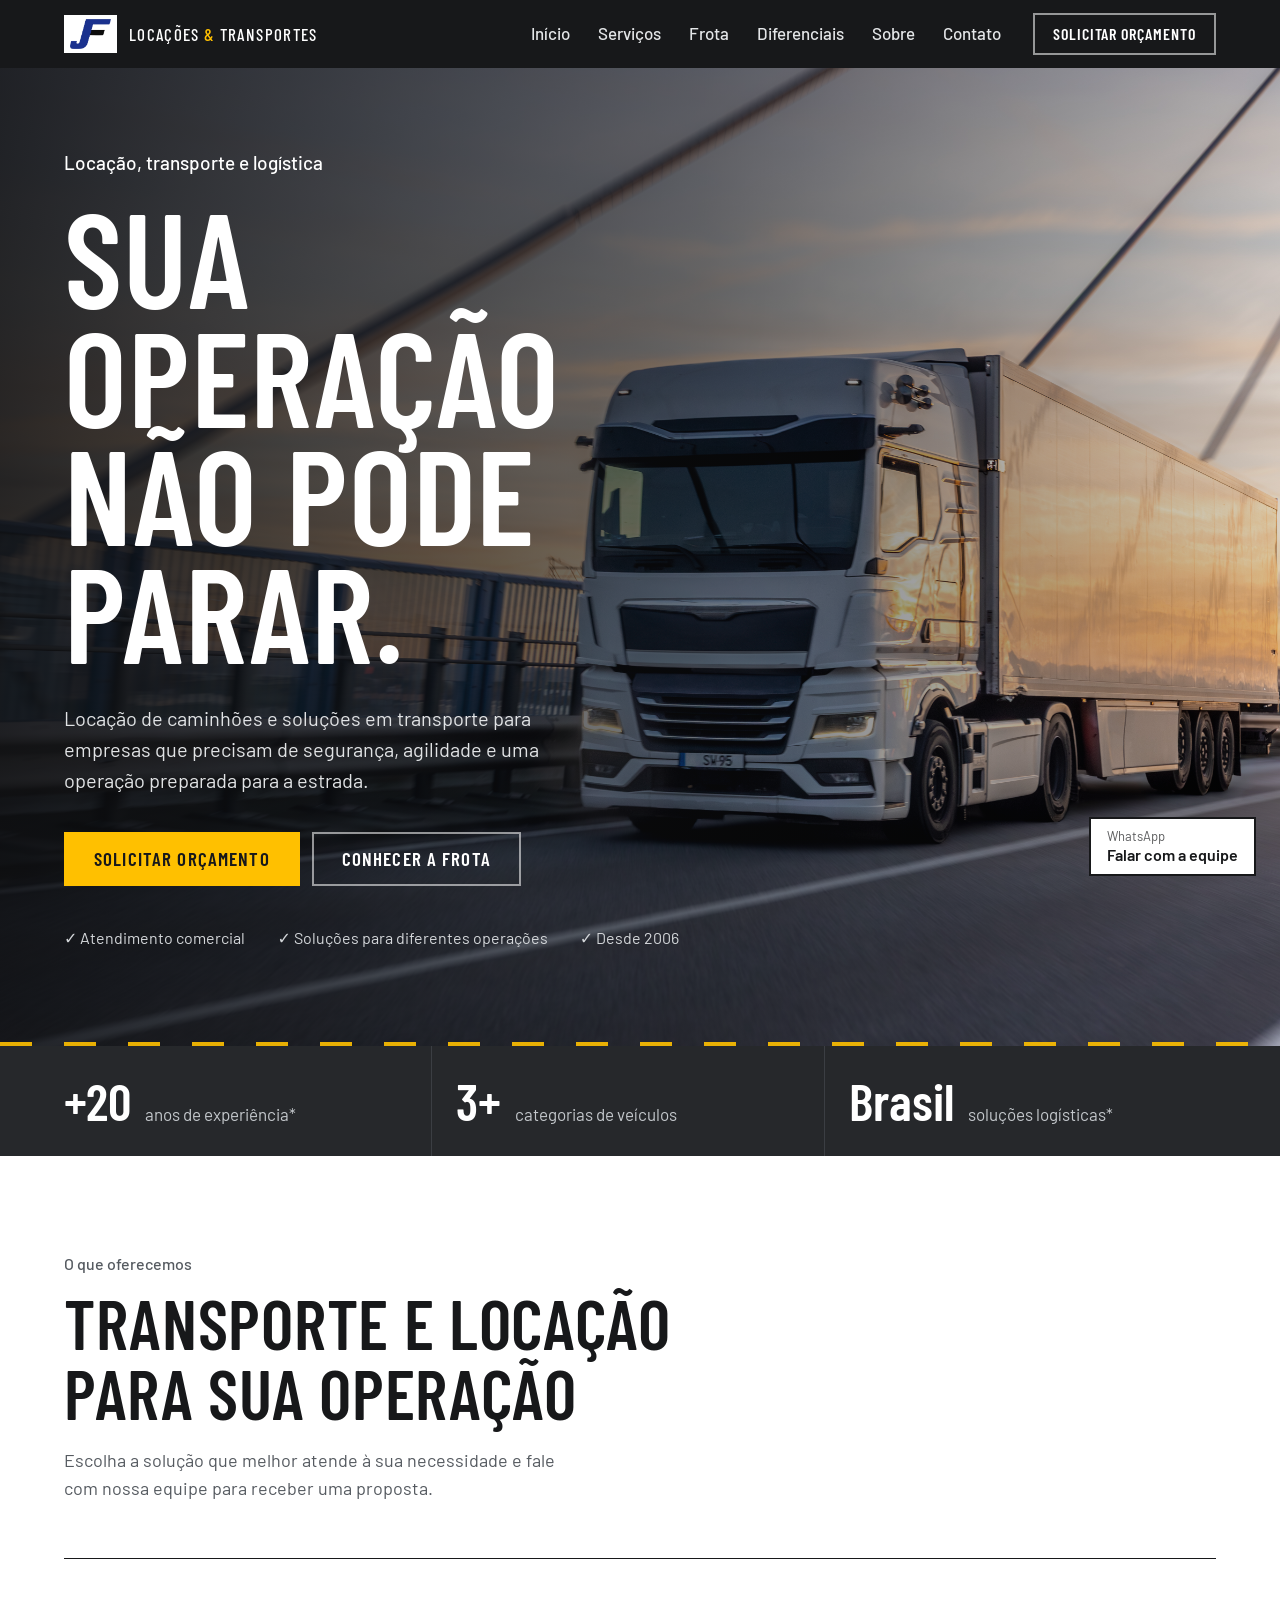
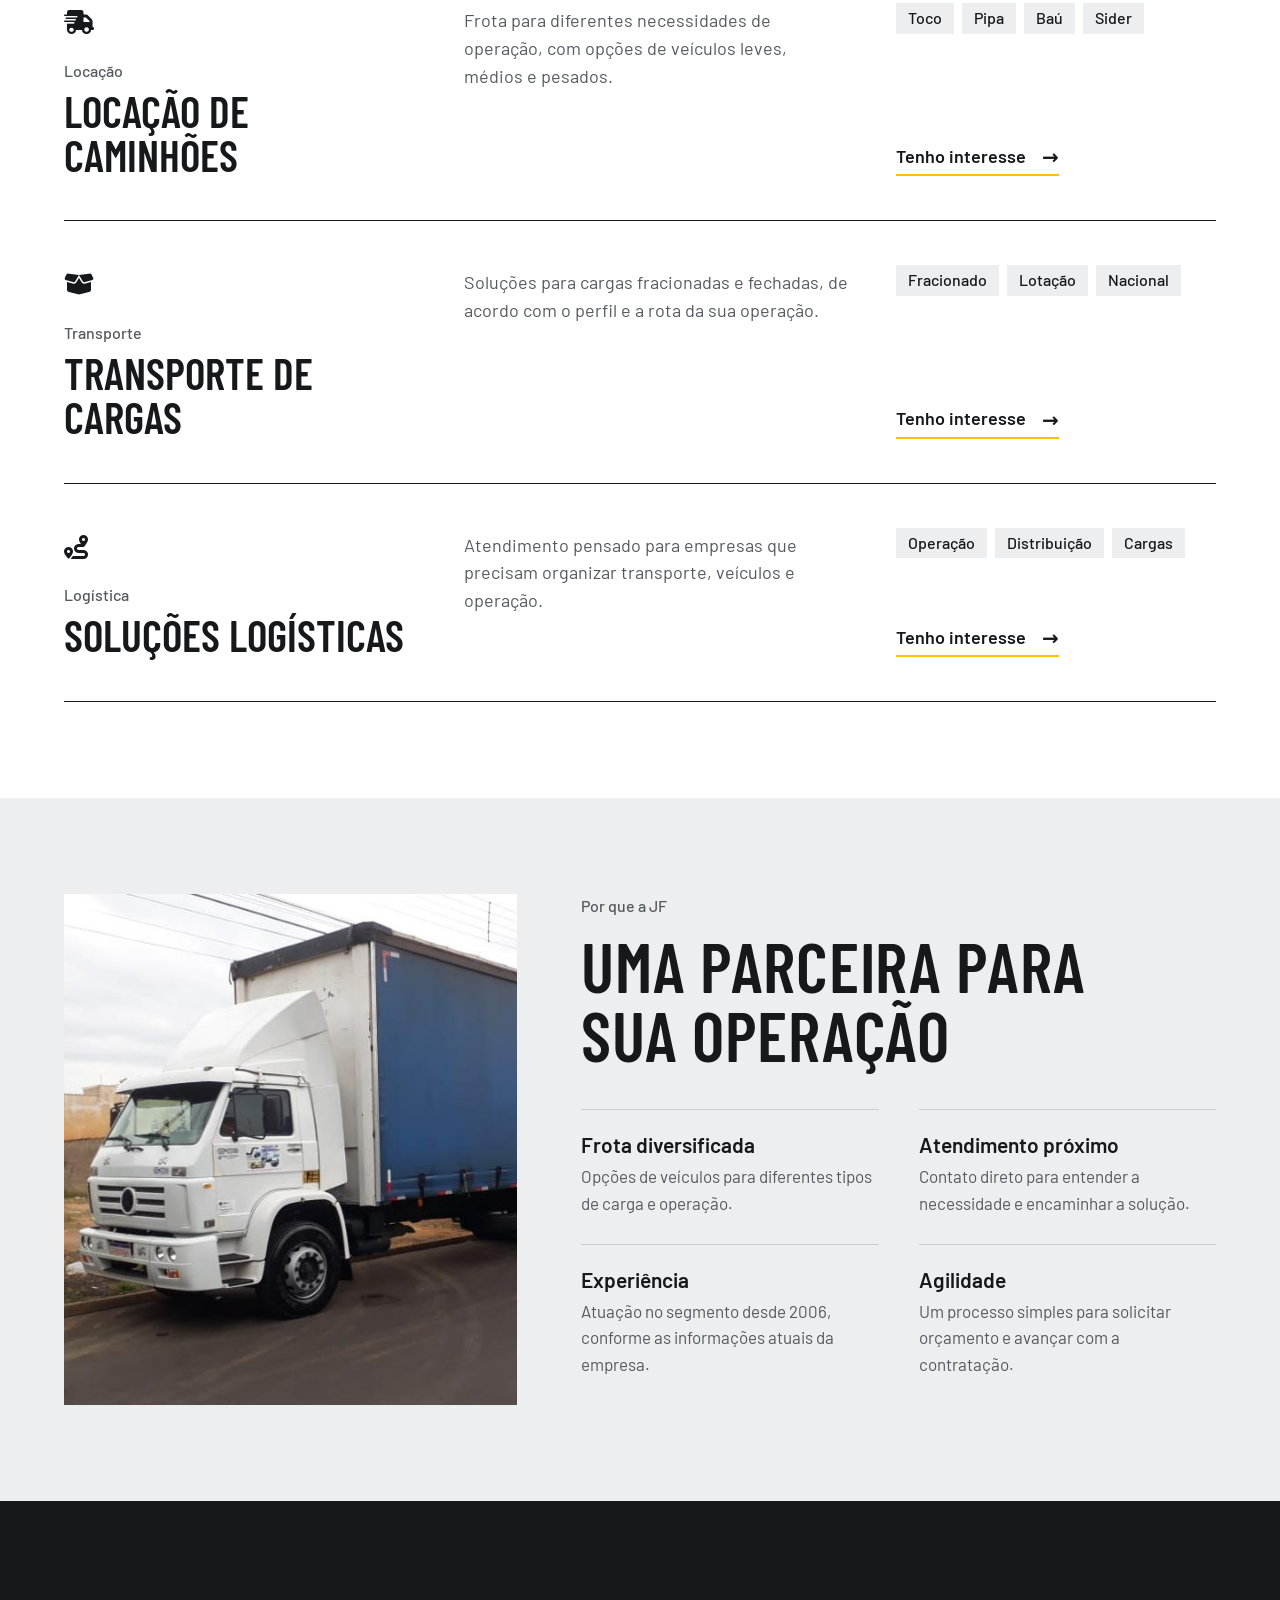
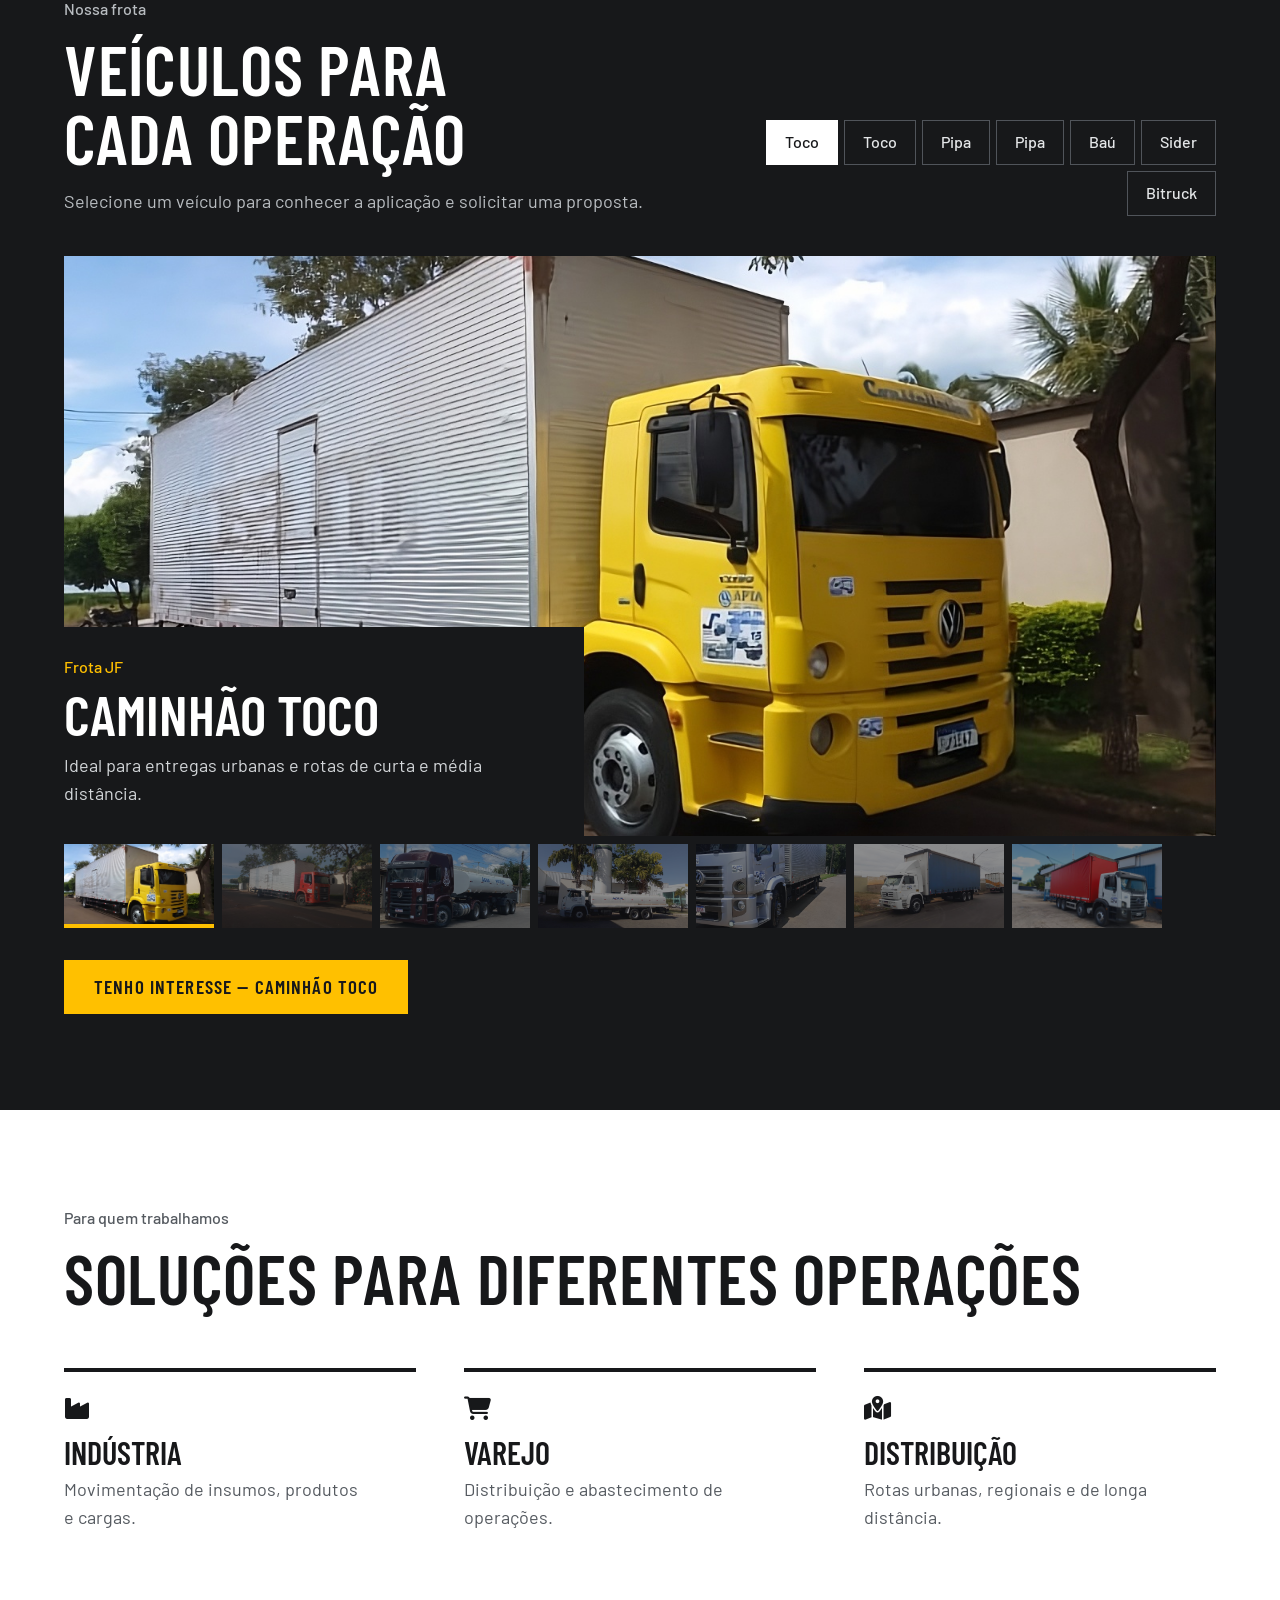
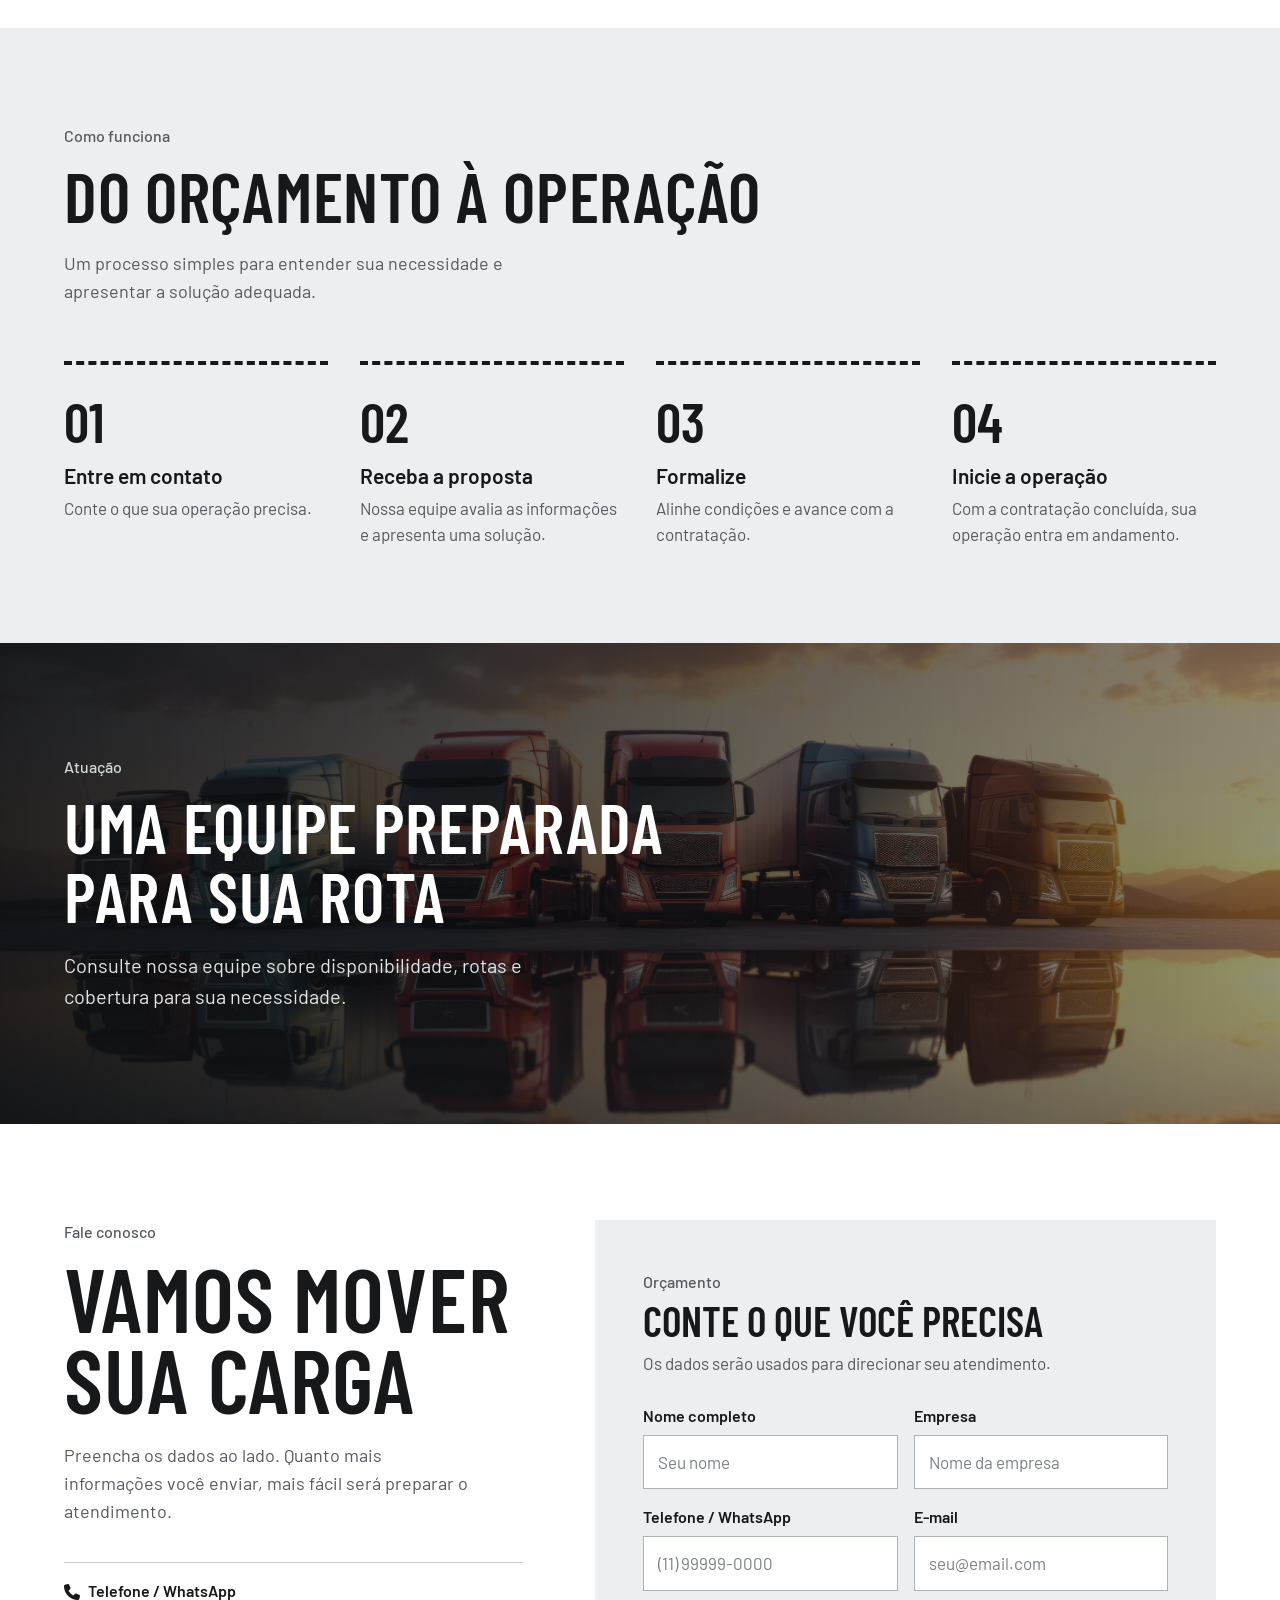
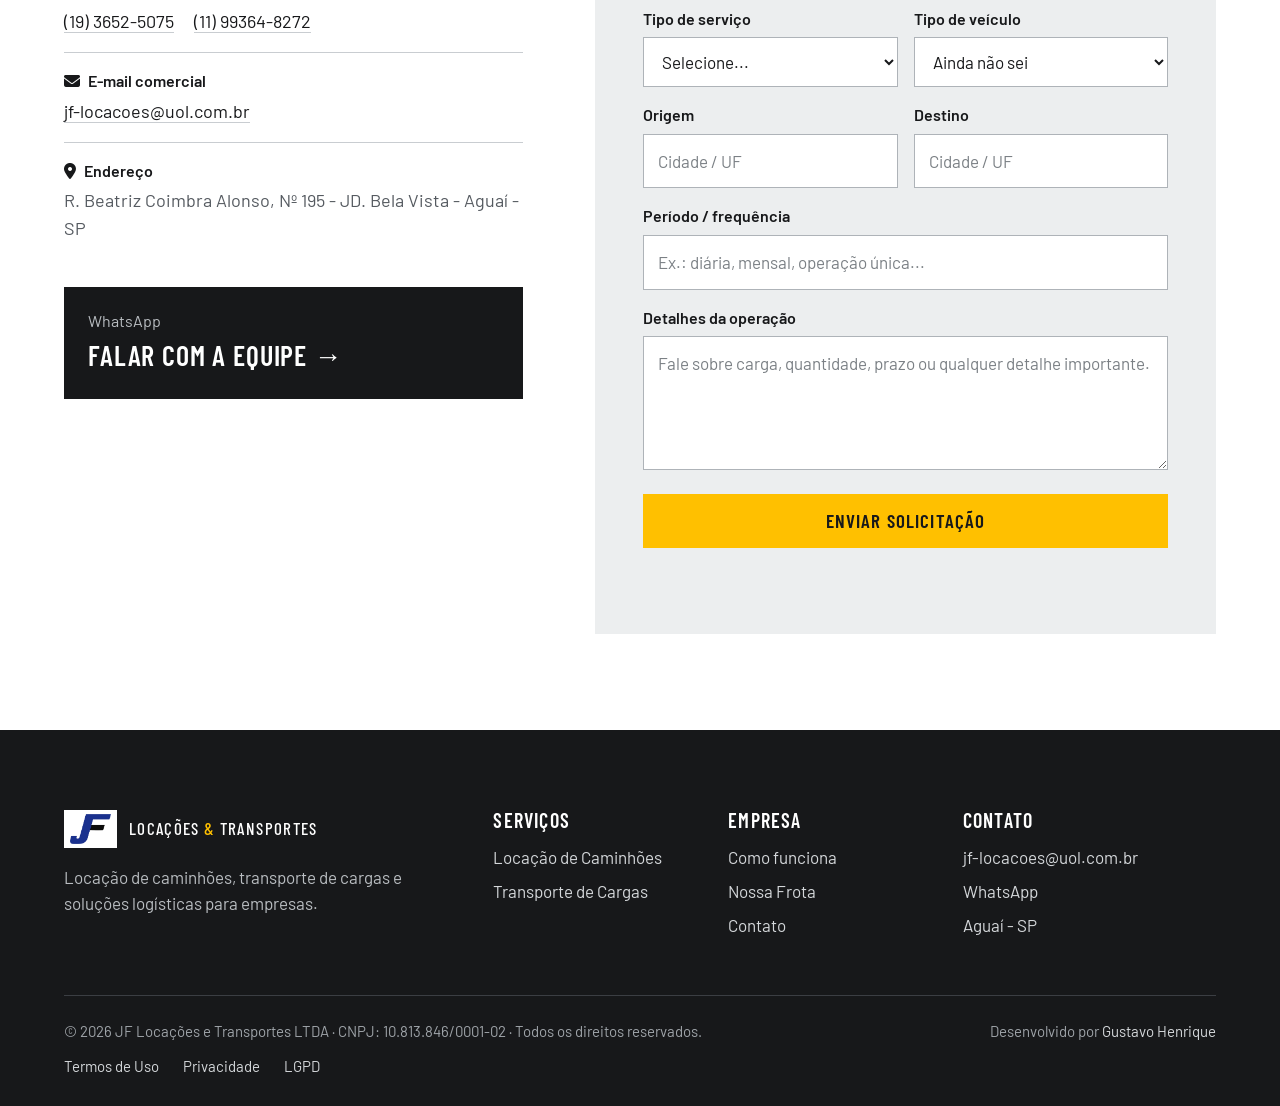
<file: index.html>
<!DOCTYPE html>
<html lang="pt-BR">
<head>
    <meta charset="UTF-8">
    <meta name="viewport" content="width=device-width, initial-scale=1.0">
    <meta name="description" content="JF Locações e Transportes — locação de caminhões, transporte de cargas e soluções logísticas.">
    <meta name="theme-color" content="#202020">
    <title>JF Locações e Transportes | Caminhões e Logística</title>
    <link rel="stylesheet" href="css/style.css?v=6">
    <link href="https://fonts.googleapis.com/css2?family=Barlow:wght@400;500;600&family=Barlow+Condensed:wght@500;600&display=swap" rel="stylesheet">
    <link rel="stylesheet" href="https://cdnjs.cloudflare.com/ajax/libs/font-awesome/6.4.0/css/all.min.css">
</head>
<body>

<!-- [CABEÇALHO] Área do logótipo e menu de navegação -->
<header class="navbar" id="topo">
    <a class="logo" href="#inicio" aria-label="JF Locações e Transportes - início">
        <img class="logo-img" src="assets/logo-jf.png" alt="JF">
        <span class="logo-text">LOCAÇÕES <b>&</b> TRANSPORTES</span>
    </a>

    <button class="menu-toggle" type="button" aria-label="Abrir menu" aria-expanded="false" aria-controls="menu-principal">
        <span></span><span></span><span></span>
    </button>

    <nav id="menu-principal">
        <ul class="nav-links">
            <li><a href="#inicio">Início</a></li>
            <li><a href="#servicos">Serviços</a></li>
            <li><a href="#frota">Frota</a></li>
            <li><a href="#diferenciais">Diferenciais</a></li>
            <li><a href="#sobre">Sobre</a></li>
            <li><a href="#contato">Contato</a></li>
        </ul>
    </nav>

    <a href="#contato" class="btn btn-outline nav-cta">SOLICITAR ORÇAMENTO</a>
</header>

<main>
    <!-- [HERO] Secção inicial -->
    <section id="inicio" class="hero">
        <div class="hero-overlay"></div>
        <div class="hero-content fade-element">
            <span class="badge">Locação, transporte e logística</span>
            <h1>SUA OPERAÇÃO<br><span class="text-accent">NÃO PODE PARAR.</span></h1>
            <p>Locação de caminhões e soluções em transporte para empresas que precisam de segurança, agilidade e uma operação preparada para a estrada.</p>
            <div class="hero-actions">
                <a href="#contato" class="btn btn-primary">SOLICITAR ORÇAMENTO</a>
                <a href="#frota" class="btn btn-outline">CONHECER A FROTA</a>
            </div>
            <div class="hero-trust">
                <span>✓ Atendimento comercial</span>
                <span>✓ Soluções para diferentes operações</span>
                <span>✓ Desde 2006</span>
            </div>
        </div>
        
        <div class="hero-truck-track">
            <i class="fa-solid fa-truck-moving"></i>
        </div>
    </section>

    <!-- [ESTATÍSTICAS] -->
    <section class="stats fade-element" aria-label="Destaques da JF">
        <div class="stat">
            <strong>+20</strong>
            <span>anos de experiência*</span>
        </div>
        <div class="stat">
            <strong>3+</strong>
            <span>categorias de veículos</span>
        </div>
        <div class="stat">
            <strong>Brasil</strong>
            <span>soluções logísticas*</span>
        </div>
    </section>

    <!-- [SERVIÇOS] -->
    <section id="servicos" class="section services">
        <div class="section-header fade-element">
            <span class="section-subtitle">O que oferecemos</span>
            <h2>TRANSPORTE E <span class="text-accent">LOCAÇÃO</span><br>PARA SUA OPERAÇÃO</h2>
            <p>Escolha a solução que melhor atende à sua necessidade e fale com nossa equipe para receber uma proposta.</p>
        </div>

        <div class="services-list">
            <article class="service">
                <div class="service-head"><div class="card-icon"><i class="fa-solid fa-truck-fast"></i></div><span class="card-kicker">Locação</span><h3>Locação de Caminhões</h3></div>
                <p>Frota para diferentes necessidades de operação, com opções de veículos leves, médios e pesados.</p>
                <div class="service-side"><div class="tags"><span>Toco</span><span>Pipa</span><span>Baú</span><span>Sider</span></div><a href="#contato" class="card-link" data-service="Locação de Caminhões">Tenho interesse <span>→</span></a></div>
            </article>
            <article class="service">
                <div class="service-head"><div class="card-icon"><i class="fa-solid fa-box-open"></i></div><span class="card-kicker">Transporte</span><h3>Transporte de Cargas</h3></div>
                <p>Soluções para cargas fracionadas e fechadas, de acordo com o perfil e a rota da sua operação.</p>
                <div class="service-side"><div class="tags"><span>Fracionado</span><span>Lotação</span><span>Nacional</span></div><a href="#contato" class="card-link" data-service="Transporte de Cargas">Tenho interesse <span>→</span></a></div>
            </article>
            <article class="service">
                <div class="service-head"><div class="card-icon"><i class="fa-solid fa-route"></i></div><span class="card-kicker">Logística</span><h3>Soluções Logísticas</h3></div>
                <p>Atendimento pensado para empresas que precisam organizar transporte, veículos e operação.</p>
                <div class="service-side"><div class="tags"><span>Operação</span><span>Distribuição</span><span>Cargas</span></div><a href="#contato" class="card-link" data-service="Soluções Logísticas">Tenho interesse <span>→</span></a></div>
            </article>
        </div>
    </section>

    <!-- [DIFERENCIAIS] -->
    <section id="diferenciais" class="section differentiators">
        <div class="diff-layout">
            <div class="diff-photo" role="img" aria-label="Caminhão Sider da frota JF"></div>
            <div class="diff-text">
                <div class="section-header fade-element">
            <span class="section-subtitle">Por que a JF</span>
            <h2>UMA PARCEIRA PARA<br><span class="text-accent">SUA OPERAÇÃO</span></h2>
        </div>
                <div class="difference-grid">
            <article class="difference"><h3>Frota diversificada</h3><p>Opções de veículos para diferentes tipos de carga e operação.</p></article>
            <article class="difference"><h3>Atendimento próximo</h3><p>Contato direto para entender a necessidade e encaminhar a solução.</p></article>
            <article class="difference"><h3>Experiência</h3><p>Atuação no segmento desde 2006, conforme as informações atuais da empresa.</p></article>
            <article class="difference"><h3>Agilidade</h3><p>Um processo simples para solicitar orçamento e avançar com a contratação.</p></article>
        </div>
            </div>
        </div>
    </section>

    <!-- [FROTA] -->
    <section id="frota" class="section fleet">
        <div class="fleet-header fade-element">
            <div class="fleet-title">
                <span class="section-subtitle">Nossa frota</span>
                <h2>VEÍCULOS PARA<br><span class="text-accent">CADA OPERAÇÃO</span></h2>
                <p>Selecione um veículo para conhecer a aplicação e solicitar uma proposta.</p>
            </div>
            <div class="fleet-tabs" role="tablist" aria-label="Categorias da frota">
                <button class="tab-btn active" type="button" data-target="toco1">Toco</button>
                <button class="tab-btn" type="button" data-target="toco2">Toco</button>
                <button class="tab-btn" type="button" data-target="pipa1">Pipa</button>
                <button class="tab-btn" type="button" data-target="pipa2">Pipa</button>
                <button class="tab-btn" type="button" data-target="bau">Baú</button>
                <button class="tab-btn" type="button" data-target="sider">Sider</button>
                <button class="tab-btn" type="button" data-target="bitruck">Bitruck</button>
            </div>
        </div>

        <div class="fleet-content fade-element">
            <!-- Caminhão Toco 1 -->
            <div class="tab-pane active" id="tab-toco1">
                <div class="fleet-main-image" style="background-image:url('assets/caminhao-toco.jpg');">
                    <div class="fleet-info"><span>Frota JF</span><h3>Caminhão Toco</h3><p>Ideal para entregas urbanas e rotas de curta e média distância.</p></div>
                </div>
            </div>
            
            <!-- Caminhão Toco 2 -->
            <div class="tab-pane" id="tab-toco2">
                <div class="fleet-main-image" style="background-image:url('assets/caminhao-toco2.jpg');">
                    <div class="fleet-info"><span>Frota JF</span><h3>Caminhão Toco</h3><p>Ideal para entregas urbanas e rotas de curta e média distância.</p></div>
                </div>
            </div>    
            
            <!-- Caminhão Pipa 1 -->
            <div class="tab-pane" id="tab-pipa1">
                <div class="fleet-main-image" style="background-image:url('assets/caminhao-pipa.jpg');">
                    <div class="fleet-info"><span>Frota JF</span><h3>Caminhão Pipa</h3><p>Indicado para transporte e distribuição de água em obras, empresas e diferentes tipos de operações.</p></div>
                </div>
            </div>

            <!-- Caminhão Pipa 2 -->
            <div class="tab-pane" id="tab-pipa2">
                <div class="fleet-main-image" style="background-image:url('assets/caminhao-pipa2.jpg'); background-position: center 80%;">
                    <div class="fleet-info"><span>Frota JF</span><h3>Caminhão Pipa</h3><p>Indicado para transporte e distribuição de água em obras, empresas e diferentes tipos de operações.</p></div>
                </div>
            </div>

            <!-- Caminhão Baú -->
            <div class="tab-pane" id="tab-bau">
                <div class="fleet-main-image" style="background-image:url('assets/caminhao-bau.jpg'); background-position: center 35%;">
                    <div class="fleet-info"><span>Frota JF</span><h3>Caminhão Baú</h3><p>Versátil para transporte de cargas diversas, oferecendo proteção e segurança durante todo o trajeto.</p></div>
                </div>
            </div>

            <!-- Caminhão Sider -->
            <div class="tab-pane" id="tab-sider">
                <div class="fleet-main-image" style="background-image:url('assets/caminhao-sider.jpg');">
                    <div class="fleet-info"><span>Frota JF</span><h3>Caminhão Sider</h3><p>Ideal para transporte de cargas paletizadas e mercadorias que exigem praticidade e agilidade nas operações.</p></div>
                </div>
            </div>

            <!-- Caminhão Bitruck -->
            <div class="tab-pane" id="tab-bitruck">
                <div class="fleet-main-image" style="background-image:url('assets/caminhao-bitruck.jpeg');">
                    <div class="fleet-info"><span>Frota JF</span><h3>Caminhão Bitruck</h3><p>Ideal para transporte de cargas de médio e grande porte, oferecendo maior capacidade de carga, estabilidade e eficiência para operações que exigem robustez e versatilidade.</p></div>
                </div>
            </div>

            <div class="fleet-thumbs">
                <button class="thumb-item active" type="button" data-index="0" aria-label="Selecionar caminhão Toco"><img src="assets/caminhao-toco.jpg" alt="Caminhão Toco"></button>
                <button class="thumb-item" type="button" data-index="1" aria-label="Selecionar caminhão Toco"><img src="assets/caminhao-toco2.jpg" alt="Caminhão Toco"></button>
                <button class="thumb-item" type="button" data-index="2" aria-label="Selecionar caminhão Pipa"><img src="assets/caminhao-pipa.jpg" alt="Caminhão Pipa"></button>
                <button class="thumb-item" type="button" data-index="3" aria-label="Selecionar caminhão Pipa"><img src="assets/caminhao-pipa2.jpg" alt="Caminhão Pipa"></button>
                <button class="thumb-item" type="button" data-index="4" aria-label="Selecionar caminhão Bau"><img src="assets/caminhao-bau.jpg" alt="Caminhão Baú"></button>
                <button class="thumb-item" type="button" data-index="5" aria-label="Selecionar caminhão Sider"><img src="assets/caminhao-sider.jpg" alt="Caminhão Sider"></button>
                <button class="thumb-item" type="button" data-index="6" aria-label="Selecionar caminhão Bitruck"><img src="assets/caminhao-bitruck.jpeg" alt="Caminhão Bitruck"></button>
            </div>

            <a href="#contato" class="btn btn-primary fleet-cta" id="fleet-interest">TENHO INTERESSE NESTE VEÍCULO</a>
        </div>
    </section>

    <!-- [SEGMENTOS] -->
    <section class="section segments">
        <div class="section-header centered fade-element">
            <span class="section-subtitle">Para quem trabalhamos</span>
            <h2>SOLUÇÕES PARA <span class="text-accent">DIFERENTES OPERAÇÕES</span></h2>
        </div>
        <div class="segment-grid fade-element">
            <div><i class="fa-solid fa-industry"></i><h3>Indústria</h3><p>Movimentação de insumos, produtos e cargas.</p></div>
            <div><i class="fa-solid fa-cart-shopping"></i><h3>Varejo</h3><p>Distribuição e abastecimento de operações.</p></div>
            <div><i class="fa-solid fa-map-location-dot"></i><h3>Distribuição</h3><p>Rotas urbanas, regionais e de longa distância.</p></div>
        </div>
    </section>

    <!-- [SOBRE / PROCESSO] -->
    <section id="sobre" class="about">
        <div class="section process-container fade-element">
            <div class="section-header centered">
                <span class="section-subtitle">Como funciona</span>
                <h2>DO ORÇAMENTO À <span class="text-accent">OPERAÇÃO</span></h2>
                <p>Um processo simples para entender sua necessidade e apresentar a solução adequada.</p>
            </div>
            <div class="process-steps">
                <div class="step"><span class="step-number">01</span><h4>Entre em contato</h4><p>Conte o que sua operação precisa.</p></div>
                <div class="step"><span class="step-number">02</span><h4>Receba a proposta</h4><p>Nossa equipe avalia as informações e apresenta uma solução.</p></div>
                <div class="step"><span class="step-number">03</span><h4>Formalize</h4><p>Alinhe condições e avance com a contratação.</p></div>
                <div class="step"><span class="step-number">04</span><h4>Inicie a operação</h4><p>Com a contratação concluída, sua operação entra em andamento.</p></div>
            </div>
        </div>
        <div class="coverage-banner fade-element">
            <div><span class="section-subtitle">Atuação</span><h2>UMA EQUIPE PREPARADA<br>PARA <span class="text-accent">SUA ROTA</span></h2><p>Consulte nossa equipe sobre disponibilidade, rotas e cobertura para sua necessidade.</p></div>
        </div>
    </section>

    <!-- [CONTATO E FORMULÁRIO] -->
    <section id="contato" class="section contact">
        <div class="contact-wrapper fade-element">
            <div class="contact-info">
                <span class="section-subtitle">Fale conosco</span>
                <h2>VAMOS MOVER<br><span class="text-accent">SUA CARGA</span></h2>
                <p>Preencha os dados ao lado. Quanto mais informações você enviar, mais fácil será preparar o atendimento.</p>

                <ul class="contact-list">
                    <li><strong><i class="fa-solid fa-phone"></i> Telefone / WhatsApp</strong><a href="tel:+551936525075">(19) 3652-5075</a> <a href="https://wa.me/5511993648272" target="_blank" rel="noopener">(11) 99364-8272</a></li>
                    <li><strong><i class="fa-solid fa-envelope"></i> E-mail comercial</strong><a href="mailto:jf-locacoes@uol.com.br">jf-locacoes@uol.com.br</a></li>
                    <li><strong><i class="fa-solid fa-location-dot"></i> Endereço</strong>R. Beatriz Coimbra Alonso, Nº 195 - JD. Bela Vista - Aguaí - SP</li>
                </ul>

                <a class="whatsapp-box" href="https://wa.me/5511993648272?text=Ol%C3%A1%2C%20gostaria%20de%20solicitar%20um%20or%C3%A7amento." target="_blank" rel="noopener">
                    <span>WhatsApp</span><strong>Falar com a equipe →</strong>
                </a>
            </div>

            <div class="contact-form-container">
                <div class="form-heading"><span>Orçamento</span><h3>Conte o que você precisa</h3><p>Os dados serão usados para direcionar seu atendimento.</p></div>
                <form id="form-contato">
                    <div class="form-row">
                        <div class="form-group"><label for="nome">Nome completo</label><input id="nome" type="text" name="nome" placeholder="Seu nome" required></div>
                        <div class="form-group"><label for="empresa">Empresa</label><input id="empresa" type="text" name="empresa" placeholder="Nome da empresa"></div>
                    </div>
                    <div class="form-row">
                        <div class="form-group"><label for="telefone">Telefone / WhatsApp</label><input id="telefone" type="tel" name="telefone" placeholder="(11) 99999-0000" required></div>
                        <div class="form-group"><label for="email">E-mail</label><input id="email" type="email" name="email" placeholder="seu@email.com"></div>
                    </div>
                    <div class="form-row">
                        <div class="form-group"><label for="servico">Tipo de serviço</label><select id="servico" name="servico" required><option value="">Selecione...</option><option>Locação de Caminhões</option><option>Transporte de Cargas</option></select></div>
                        <div class="form-group"><label for="veiculo">Tipo de veículo</label><select id="veiculo" name="veiculo"><option value="">Ainda não sei</option><option>Caminhão Toco</option><option>Caminhão Pipa</option><option>Caminhão Baú</option><option>Caminhão Sider</option><option>Caminhão Bitruck</option></select></div>
                    </div>
                    <div class="form-row">
                        <div class="form-group"><label for="origem">Origem</label><input id="origem" type="text" name="origem" placeholder="Cidade / UF"></div>
                        <div class="form-group"><label for="destino">Destino</label><input id="destino" type="text" name="destino" placeholder="Cidade / UF"></div>
                    </div>
                    <div class="form-group"><label for="periodo">Período / frequência</label><input id="periodo" type="text" name="periodo" placeholder="Ex.: diária, mensal, operação única..."></div>
                    <div class="form-group"><label for="mensagem">Detalhes da operação</label><textarea id="mensagem" name="mensagem" rows="4" placeholder="Fale sobre carga, quantidade, prazo ou qualquer detalhe importante." required></textarea></div>
                    <button type="submit" class="btn btn-primary btn-full">ENVIAR SOLICITAÇÃO</button>
                    <div id="form-mensagem" role="status" aria-live="polite"></div>
                </form>
            </div>
        </div>
    </section>
</main>

<!-- [RODAPÉ] -->
<footer>
    <div class="footer-grid fade-element">
        <div class="footer-brand">
            <a class="logo" href="#inicio"><img class="logo-img" src="assets/logo-jf.png" alt="JF"><span class="logo-text">LOCAÇÕES <b>&</b> TRANSPORTES</span></a>
            <p>Locação de caminhões, transporte de cargas e soluções logísticas para empresas.</p>
        </div>
        <div class="footer-links"><h4>SERVIÇOS</h4><a href="#servicos">Locação de Caminhões</a><a href="#servicos">Transporte de Cargas</a></div>
        <div class="footer-links"><h4>EMPRESA</h4><a href="#sobre">Como funciona</a><a href="#frota">Nossa Frota</a><a href="#contato">Contato</a></div>
        <div class="footer-links"><h4>CONTATO</h4><a href="mailto:jf-locacoes@uol.com.br">jf-locacoes@uol.com.br</a><a href="https://wa.me/5511993648272" target="_blank" rel="noopener">WhatsApp</a><span>Aguaí - SP</span></div>
    </div>
<div class="footer-bottom">
    <p>
        © 2026 JF Locações e Transportes LTDA · CNPJ: 10.813.846/0001-02 · Todos os direitos reservados.
    </p>

    <p>
        Desenvolvido por
        <a href="https://github.com/gustavohenriquet" target="_blank" rel="noopener noreferrer">
            Gustavo Henrique
        </a>
    </p>

    <div class="legal-links">
        <a href="/termos-de-uso.html">Termos de Uso</a>
        <a href="/privacidade.html">Privacidade</a>
        <a href="/lgpd.html">LGPD</a>
    </div>
</div>
</footer>

<!-- [BOTÃO FLUTUANTE DO WHATSAPP] -->
<a class="floating-whatsapp" href="https://wa.me/5511993648272?text=Ol%C3%A1%2C%20gostaria%20de%20solicitar%20um%20or%C3%A7amento." target="_blank" rel="noopener" aria-label="Falar com a JF pelo WhatsApp">
    <span>WhatsApp</span><strong>Falar com a equipe</strong>
</a>

<script src="js/main.js"></script>
</body>
</html>
</file>
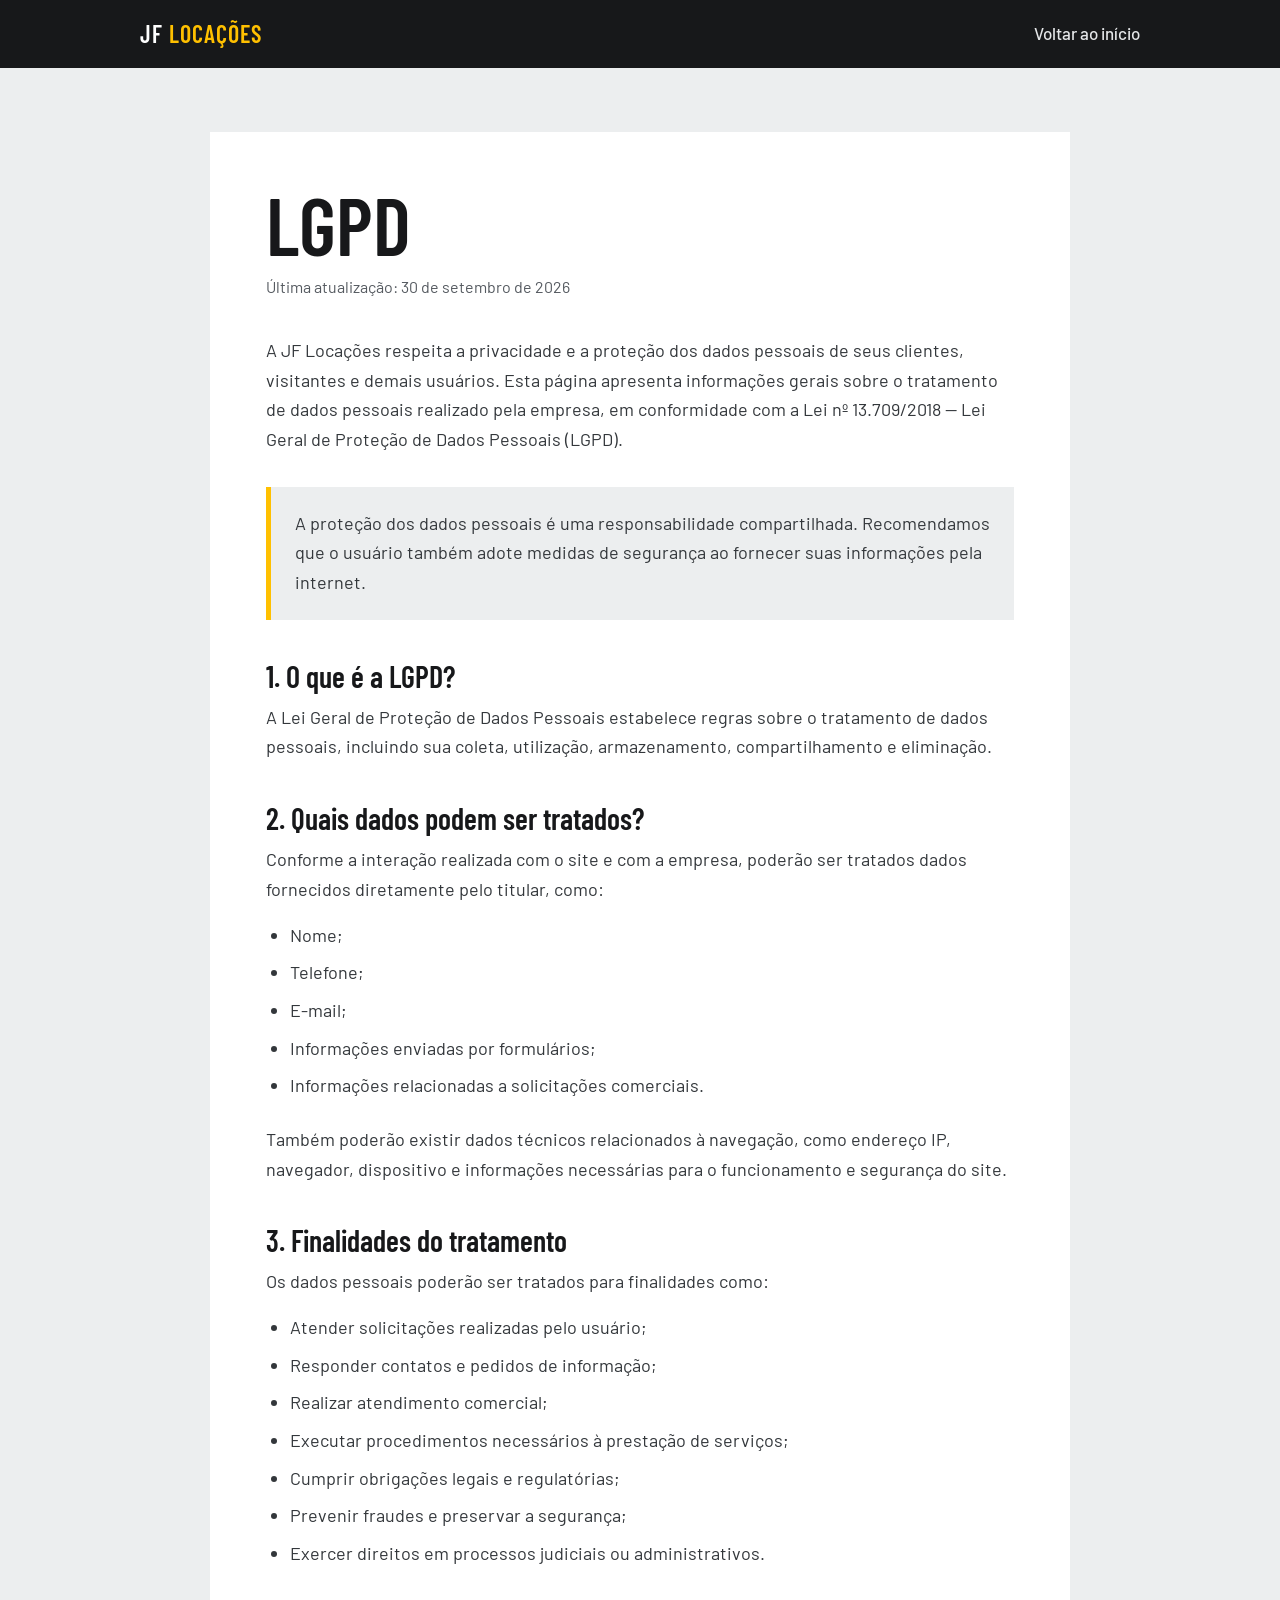
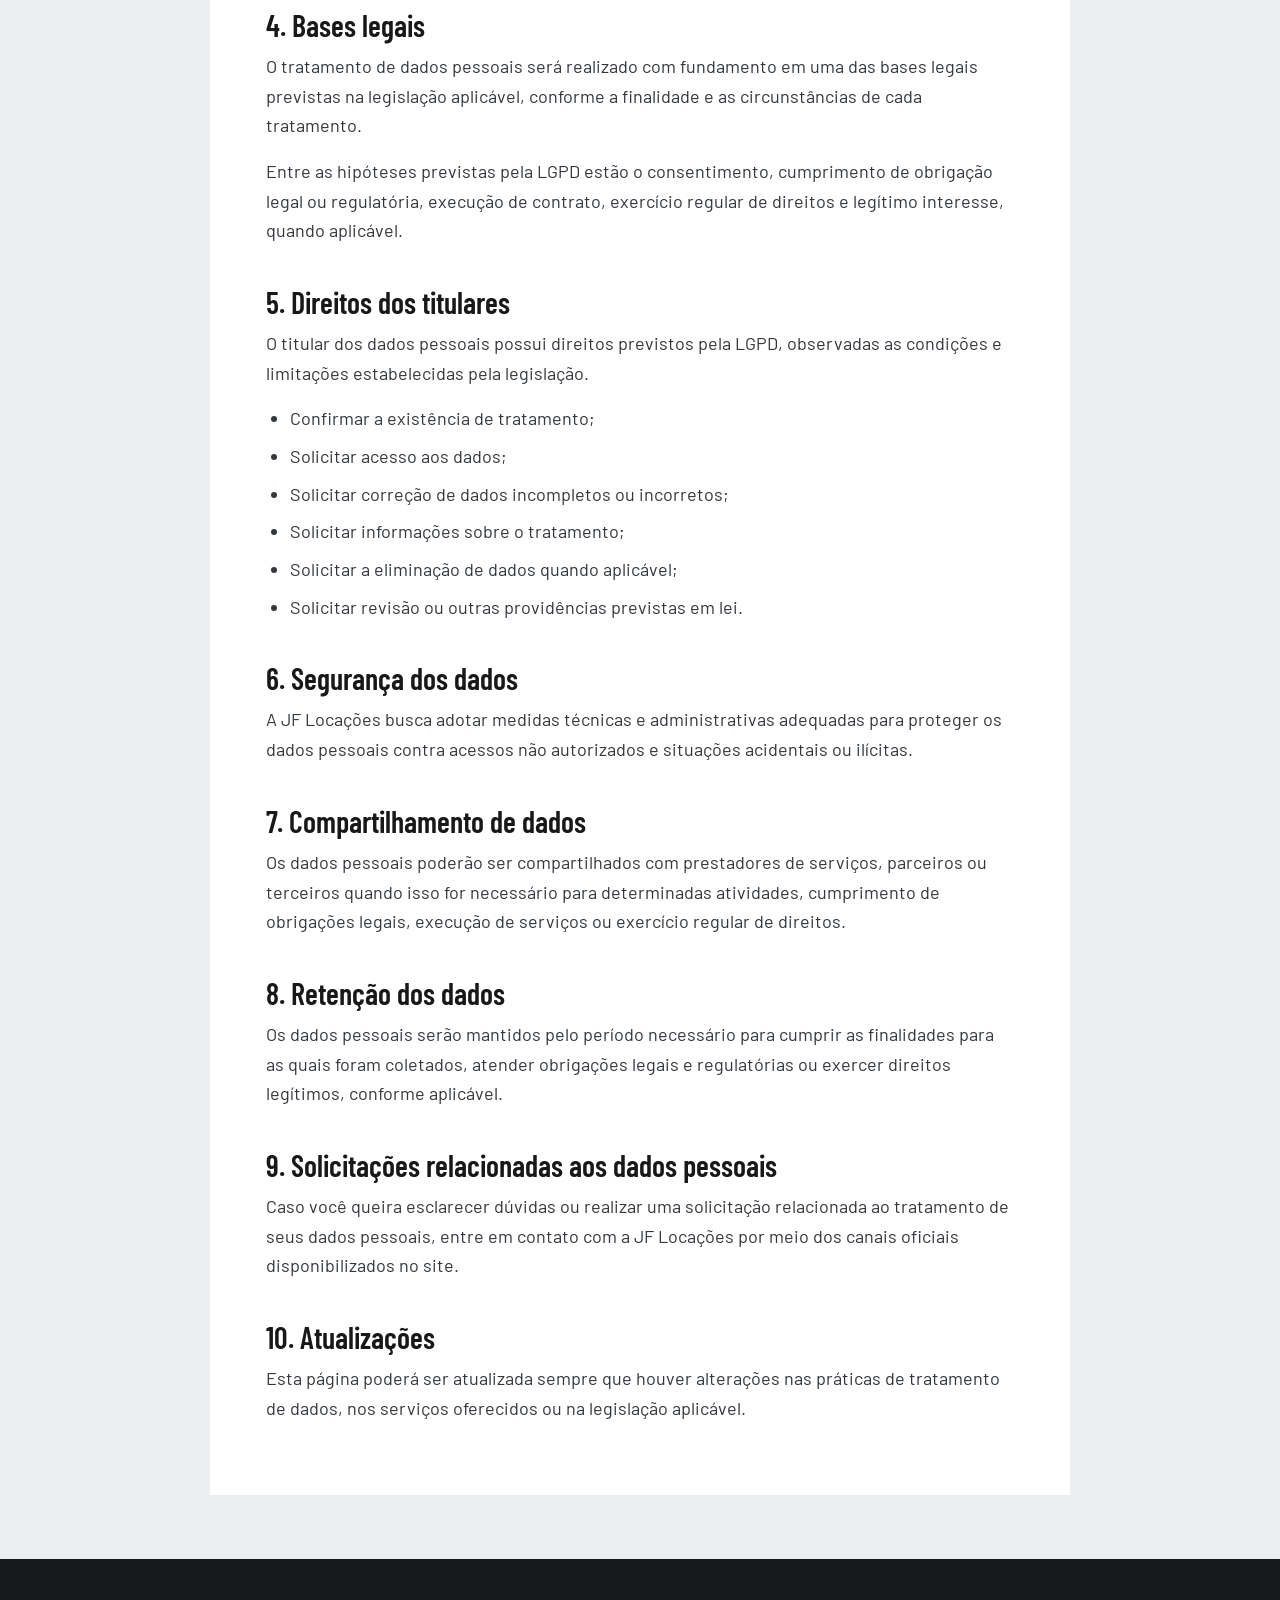
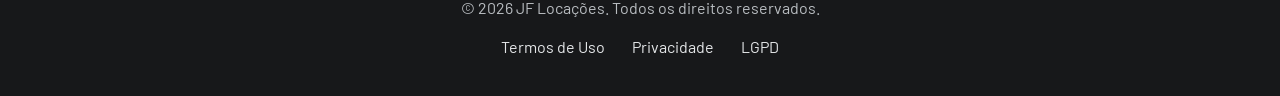
<file: pages/lgpd.html>
<!DOCTYPE html>
<html lang="pt-BR">
<head>
    <meta charset="UTF-8">
    <meta name="viewport" content="width=device-width, initial-scale=1.0">

    <title>LGPD | JF Locações</title>
    <meta name="description" content="Informações sobre proteção de dados e LGPD da JF Locações.">

    <link rel="stylesheet" href="../css/legal.css?v=6">
    <link href="https://fonts.googleapis.com/css2?family=Barlow:wght@400;500;600&family=Barlow+Condensed:wght@500;600&display=swap" rel="stylesheet">
</head>

<body>

<header>
    <div class="header-container">
        <a href="/" class="logo">JF <span>Locações</span></a>
        <a href="/" class="back-link">Voltar ao início</a>
    </div>
</header>

<main>
    <div class="content">

        <h1>LGPD</h1>

        <p class="updated">
            Última atualização: 30 de setembro de 2026
        </p>

        <p>
            A JF Locações respeita a privacidade e a proteção dos dados
            pessoais de seus clientes, visitantes e demais usuários.
            Esta página apresenta informações gerais sobre o tratamento
            de dados pessoais realizado pela empresa, em conformidade
            com a Lei nº 13.709/2018 — Lei Geral de Proteção de Dados
            Pessoais (LGPD).
        </p>

        <div class="highlight">
            <p>
                A proteção dos dados pessoais é uma responsabilidade
                compartilhada. Recomendamos que o usuário também adote
                medidas de segurança ao fornecer suas informações pela
                internet.
            </p>
        </div>

        <h2>1. O que é a LGPD?</h2>

        <p>
            A Lei Geral de Proteção de Dados Pessoais estabelece regras
            sobre o tratamento de dados pessoais, incluindo sua coleta,
            utilização, armazenamento, compartilhamento e eliminação.
        </p>

        <h2>2. Quais dados podem ser tratados?</h2>

        <p>
            Conforme a interação realizada com o site e com a empresa,
            poderão ser tratados dados fornecidos diretamente pelo titular,
            como:
        </p>

        <ul>
            <li>Nome;</li>
            <li>Telefone;</li>
            <li>E-mail;</li>
            <li>Informações enviadas por formulários;</li>
            <li>Informações relacionadas a solicitações comerciais.</li>
        </ul>

        <p>
            Também poderão existir dados técnicos relacionados à navegação,
            como endereço IP, navegador, dispositivo e informações necessárias
            para o funcionamento e segurança do site.
        </p>

        <h2>3. Finalidades do tratamento</h2>

        <p>
            Os dados pessoais poderão ser tratados para finalidades como:
        </p>

        <ul>
            <li>Atender solicitações realizadas pelo usuário;</li>
            <li>Responder contatos e pedidos de informação;</li>
            <li>Realizar atendimento comercial;</li>
            <li>Executar procedimentos necessários à prestação de serviços;</li>
            <li>Cumprir obrigações legais e regulatórias;</li>
            <li>Prevenir fraudes e preservar a segurança;</li>
            <li>Exercer direitos em processos judiciais ou administrativos.</li>
        </ul>

        <h2>4. Bases legais</h2>

        <p>
            O tratamento de dados pessoais será realizado com fundamento
            em uma das bases legais previstas na legislação aplicável,
            conforme a finalidade e as circunstâncias de cada tratamento.
        </p>

        <p>
            Entre as hipóteses previstas pela LGPD estão o consentimento,
            cumprimento de obrigação legal ou regulatória, execução de
            contrato, exercício regular de direitos e legítimo interesse,
            quando aplicável.
        </p>

        <h2>5. Direitos dos titulares</h2>

        <p>
            O titular dos dados pessoais possui direitos previstos pela
            LGPD, observadas as condições e limitações estabelecidas pela
            legislação.
        </p>

        <ul>
            <li>Confirmar a existência de tratamento;</li>
            <li>Solicitar acesso aos dados;</li>
            <li>Solicitar correção de dados incompletos ou incorretos;</li>
            <li>Solicitar informações sobre o tratamento;</li>
            <li>Solicitar a eliminação de dados quando aplicável;</li>
            <li>Solicitar revisão ou outras providências previstas em lei.</li>
        </ul>

        <h2>6. Segurança dos dados</h2>

        <p>
            A JF Locações busca adotar medidas técnicas e administrativas
            adequadas para proteger os dados pessoais contra acessos
            não autorizados e situações acidentais ou ilícitas.
        </p>

        <h2>7. Compartilhamento de dados</h2>

        <p>
            Os dados pessoais poderão ser compartilhados com prestadores
            de serviços, parceiros ou terceiros quando isso for necessário
            para determinadas atividades, cumprimento de obrigações legais,
            execução de serviços ou exercício regular de direitos.
        </p>

        <h2>8. Retenção dos dados</h2>

        <p>
            Os dados pessoais serão mantidos pelo período necessário para
            cumprir as finalidades para as quais foram coletados, atender
            obrigações legais e regulatórias ou exercer direitos legítimos,
            conforme aplicável.
        </p>

        <h2>9. Solicitações relacionadas aos dados pessoais</h2>

        <p>
            Caso você queira esclarecer dúvidas ou realizar uma solicitação
            relacionada ao tratamento de seus dados pessoais, entre em
            contato com a JF Locações por meio dos canais oficiais
            disponibilizados no site.
        </p>

        <h2>10. Atualizações</h2>

        <p>
            Esta página poderá ser atualizada sempre que houver alterações
            nas práticas de tratamento de dados, nos serviços oferecidos
            ou na legislação aplicável.
        </p>

    </div>
</main>

<footer>
    <div>© 2026 JF Locações. Todos os direitos reservados.</div>

    <div class="footer-links">
        <a href="/termos-de-uso.html">Termos de Uso</a>
        <a href="/privacidade.html">Privacidade</a>
        <a href="/lgpd.html">LGPD</a>
    </div>
</footer>

</body>
</html>
</file>
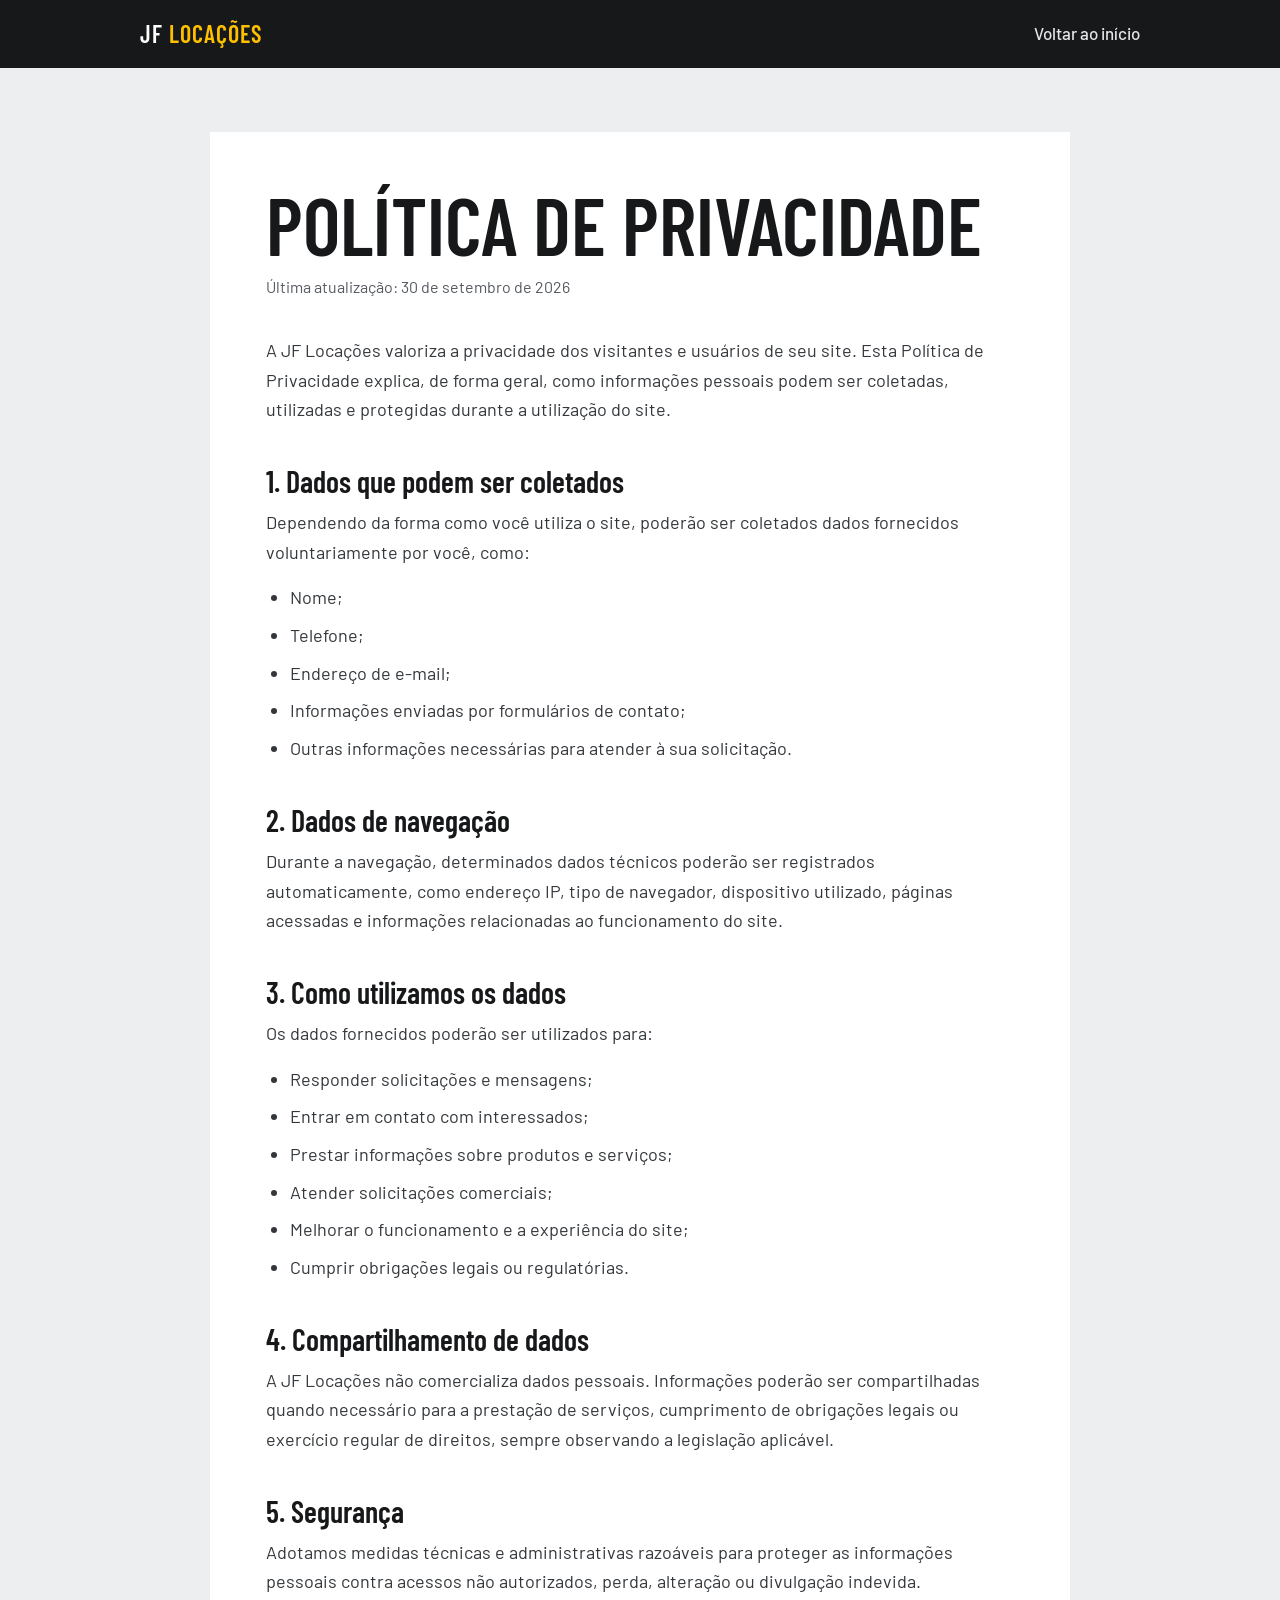
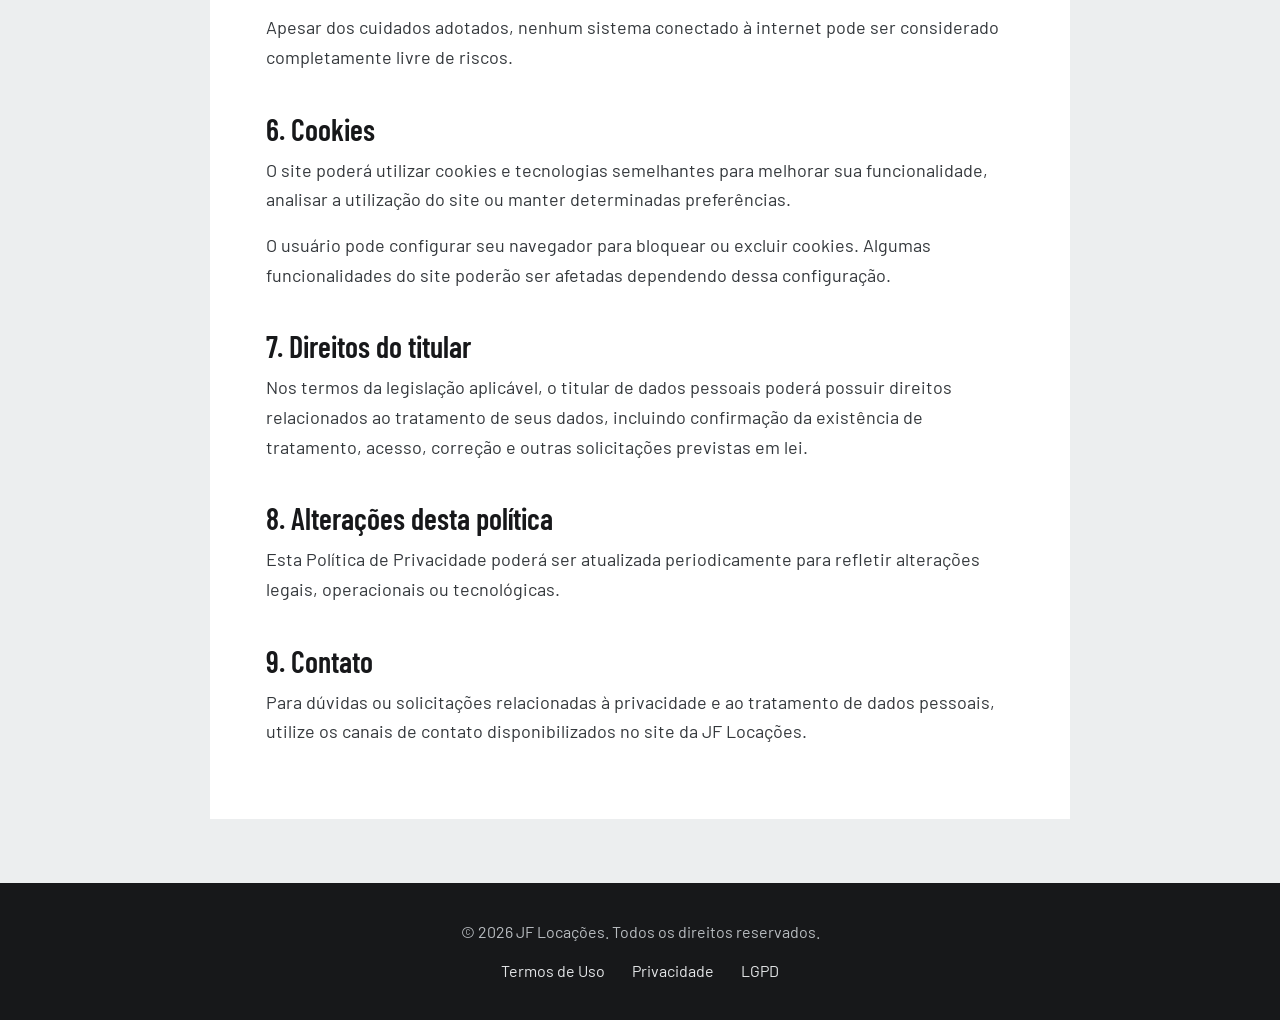
<file: pages/privacidade.html>
<!DOCTYPE html>
<html lang="pt-BR">
<head>
    <meta charset="UTF-8">
    <meta name="viewport" content="width=device-width, initial-scale=1.0">

    <title>Política de Privacidade | JF Locações</title>
    <meta name="description" content="Política de Privacidade da JF Locações.">

    <link rel="stylesheet" href="../css/legal.css?v=6">
    <link href="https://fonts.googleapis.com/css2?family=Barlow:wght@400;500;600&family=Barlow+Condensed:wght@500;600&display=swap" rel="stylesheet">
</head>

<body>

<header>
    <div class="header-container">
        <a href="/" class="logo">JF <span>Locações</span></a>
        <a href="/" class="back-link">Voltar ao início</a>
    </div>
</header>

<main>
    <div class="content">

        <h1>Política de Privacidade</h1>

        <p class="updated">
            Última atualização: 30 de setembro de 2026
        </p>

        <p>
            A JF Locações valoriza a privacidade dos visitantes e usuários
            de seu site. Esta Política de Privacidade explica, de forma
            geral, como informações pessoais podem ser coletadas, utilizadas
            e protegidas durante a utilização do site.
        </p>

        <h2>1. Dados que podem ser coletados</h2>

        <p>
            Dependendo da forma como você utiliza o site, poderão ser
            coletados dados fornecidos voluntariamente por você, como:
        </p>

        <ul>
            <li>Nome;</li>
            <li>Telefone;</li>
            <li>Endereço de e-mail;</li>
            <li>Informações enviadas por formulários de contato;</li>
            <li>Outras informações necessárias para atender à sua solicitação.</li>
        </ul>

        <h2>2. Dados de navegação</h2>

        <p>
            Durante a navegação, determinados dados técnicos poderão ser
            registrados automaticamente, como endereço IP, tipo de navegador,
            dispositivo utilizado, páginas acessadas e informações relacionadas
            ao funcionamento do site.
        </p>

        <h2>3. Como utilizamos os dados</h2>

        <p>
            Os dados fornecidos poderão ser utilizados para:
        </p>

        <ul>
            <li>Responder solicitações e mensagens;</li>
            <li>Entrar em contato com interessados;</li>
            <li>Prestar informações sobre produtos e serviços;</li>
            <li>Atender solicitações comerciais;</li>
            <li>Melhorar o funcionamento e a experiência do site;</li>
            <li>Cumprir obrigações legais ou regulatórias.</li>
        </ul>

        <h2>4. Compartilhamento de dados</h2>

        <p>
            A JF Locações não comercializa dados pessoais. Informações poderão
            ser compartilhadas quando necessário para a prestação de serviços,
            cumprimento de obrigações legais ou exercício regular de direitos,
            sempre observando a legislação aplicável.
        </p>

        <h2>5. Segurança</h2>

        <p>
            Adotamos medidas técnicas e administrativas razoáveis para proteger
            as informações pessoais contra acessos não autorizados, perda,
            alteração ou divulgação indevida.
        </p>

        <p>
            Apesar dos cuidados adotados, nenhum sistema conectado à internet
            pode ser considerado completamente livre de riscos.
        </p>

        <h2>6. Cookies</h2>

        <p>
            O site poderá utilizar cookies e tecnologias semelhantes para
            melhorar sua funcionalidade, analisar a utilização do site ou
            manter determinadas preferências.
        </p>

        <p>
            O usuário pode configurar seu navegador para bloquear ou excluir
            cookies. Algumas funcionalidades do site poderão ser afetadas
            dependendo dessa configuração.
        </p>

        <h2>7. Direitos do titular</h2>

        <p>
            Nos termos da legislação aplicável, o titular de dados pessoais
            poderá possuir direitos relacionados ao tratamento de seus dados,
            incluindo confirmação da existência de tratamento, acesso,
            correção e outras solicitações previstas em lei.
        </p>

        <h2>8. Alterações desta política</h2>

        <p>
            Esta Política de Privacidade poderá ser atualizada periodicamente
            para refletir alterações legais, operacionais ou tecnológicas.
        </p>

        <h2>9. Contato</h2>

        <p>
            Para dúvidas ou solicitações relacionadas à privacidade e ao
            tratamento de dados pessoais, utilize os canais de contato
            disponibilizados no site da JF Locações.
        </p>

    </div>
</main>

<footer>
    <div>© 2026 JF Locações. Todos os direitos reservados.</div>

    <div class="footer-links">
        <a href="/termos-de-uso.html">Termos de Uso</a>
        <a href="/privacidade.html">Privacidade</a>
        <a href="/lgpd.html">LGPD</a>
    </div>
</footer>

</body>
</html>
</file>
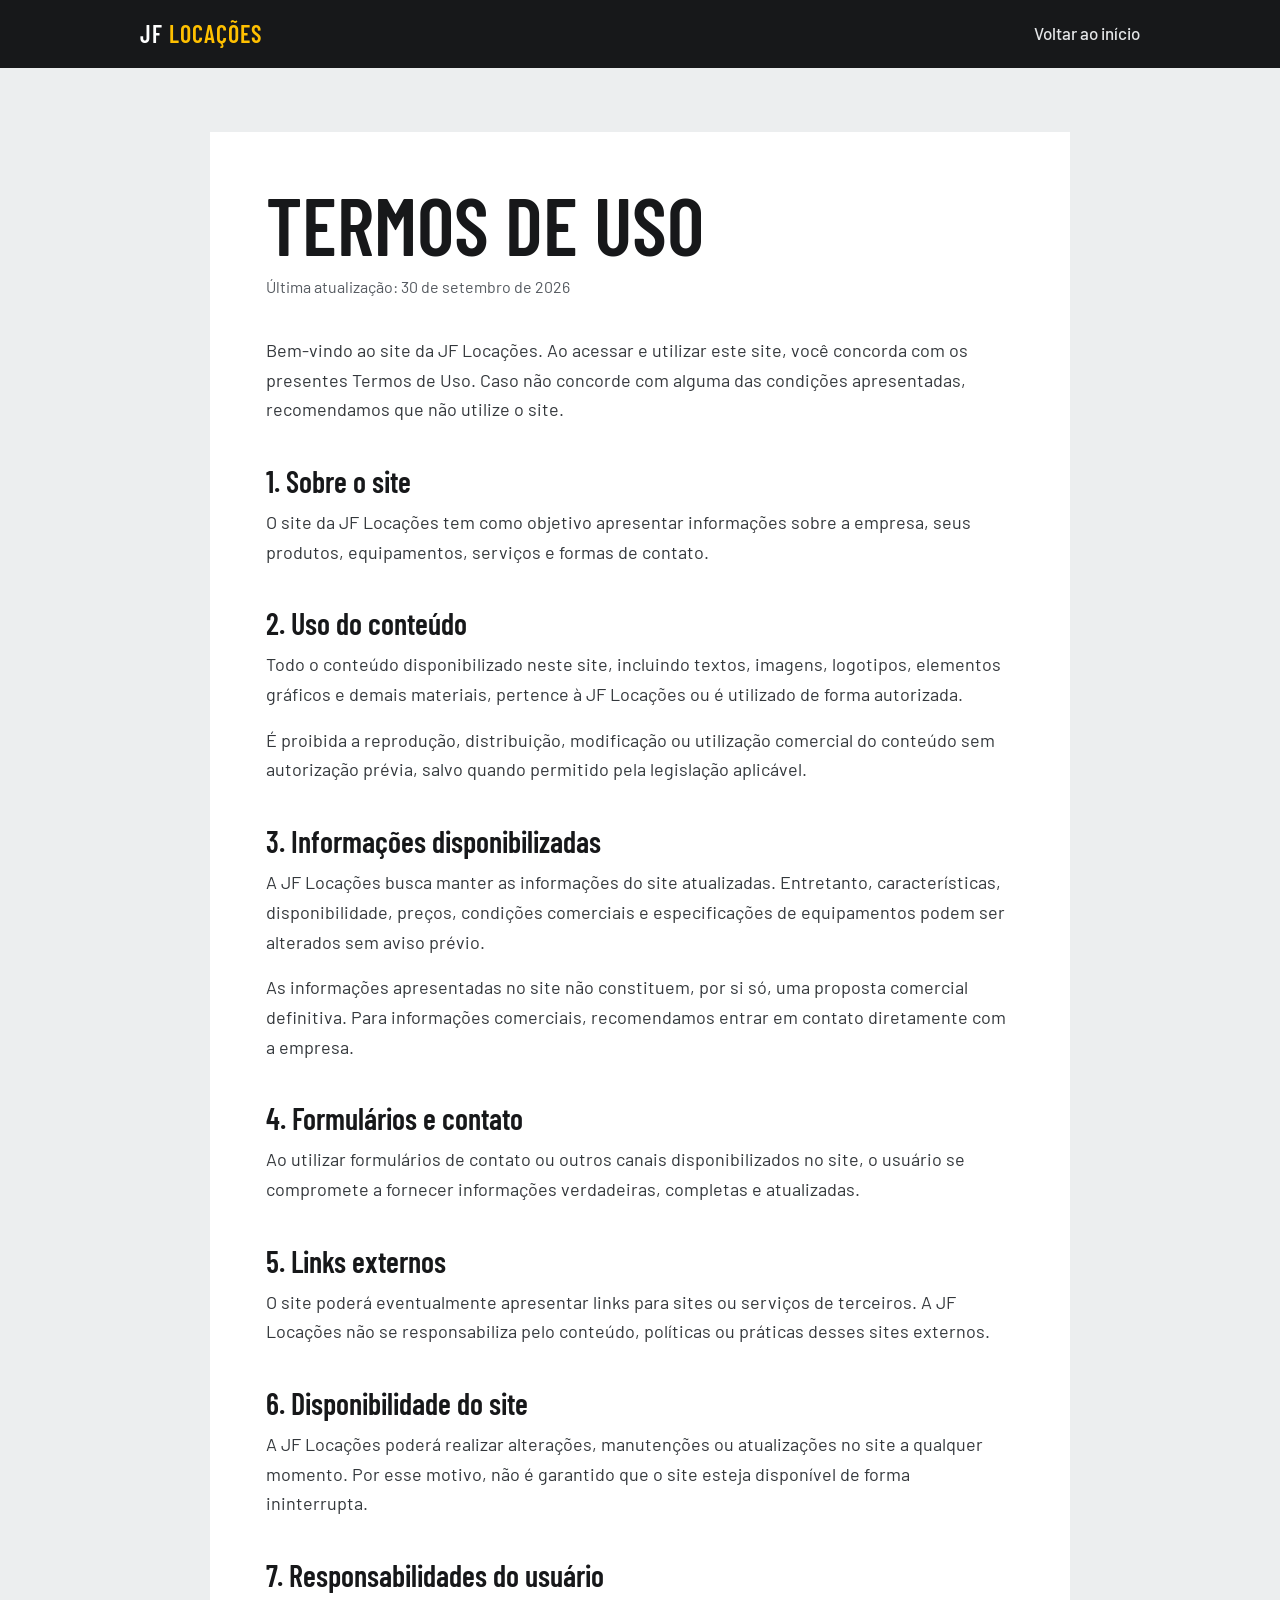
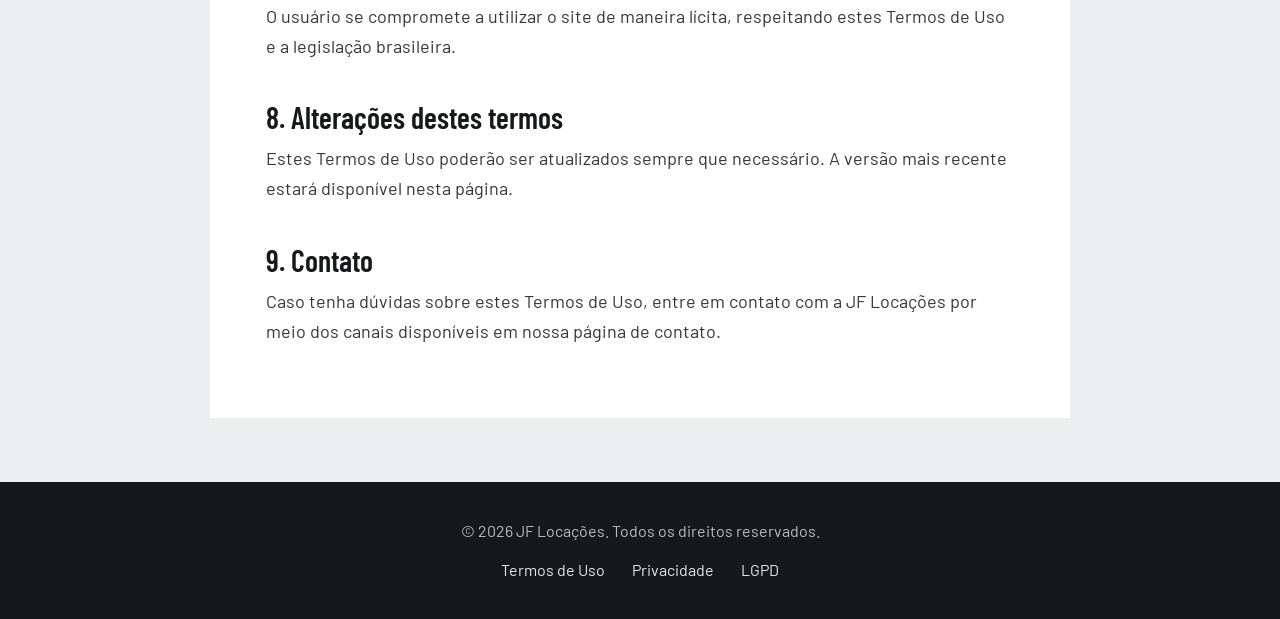
<file: pages/termos-de-uso.html>
<!DOCTYPE html>
<html lang="pt-BR">
<head>
    <meta charset="UTF-8">
    <meta name="viewport" content="width=device-width, initial-scale=1.0">

    <title>Termos de Uso | JF Locações</title>
    <meta name="description" content="Termos de Uso da JF Locações.">

    <link rel="stylesheet" href="../css/legal.css?v=6">
    <link href="https://fonts.googleapis.com/css2?family=Barlow:wght@400;500;600&family=Barlow+Condensed:wght@500;600&display=swap" rel="stylesheet">
</head>

<body>

<header>
    <div class="header-container">
        <a href="/" class="logo">JF <span>Locações</span></a>
        <a href="/" class="back-link">Voltar ao início</a>
    </div>
</header>

<main>
    <div class="content">

        <h1>Termos de Uso</h1>

        <p class="updated">
            Última atualização: 30 de setembro de 2026
        </p>

        <p>
            Bem-vindo ao site da JF Locações. Ao acessar e utilizar este site,
            você concorda com os presentes Termos de Uso. Caso não concorde
            com alguma das condições apresentadas, recomendamos que não utilize
            o site.
        </p>

        <h2>1. Sobre o site</h2>

        <p>
            O site da JF Locações tem como objetivo apresentar informações
            sobre a empresa, seus produtos, equipamentos, serviços e formas
            de contato.
        </p>

        <h2>2. Uso do conteúdo</h2>

        <p>
            Todo o conteúdo disponibilizado neste site, incluindo textos,
            imagens, logotipos, elementos gráficos e demais materiais,
            pertence à JF Locações ou é utilizado de forma autorizada.
        </p>

        <p>
            É proibida a reprodução, distribuição, modificação ou utilização
            comercial do conteúdo sem autorização prévia, salvo quando
            permitido pela legislação aplicável.
        </p>

        <h2>3. Informações disponibilizadas</h2>

        <p>
            A JF Locações busca manter as informações do site atualizadas.
            Entretanto, características, disponibilidade, preços, condições
            comerciais e especificações de equipamentos podem ser alterados
            sem aviso prévio.
        </p>

        <p>
            As informações apresentadas no site não constituem, por si só,
            uma proposta comercial definitiva. Para informações comerciais,
            recomendamos entrar em contato diretamente com a empresa.
        </p>

        <h2>4. Formulários e contato</h2>

        <p>
            Ao utilizar formulários de contato ou outros canais disponibilizados
            no site, o usuário se compromete a fornecer informações verdadeiras,
            completas e atualizadas.
        </p>

        <h2>5. Links externos</h2>

        <p>
            O site poderá eventualmente apresentar links para sites ou serviços
            de terceiros. A JF Locações não se responsabiliza pelo conteúdo,
            políticas ou práticas desses sites externos.
        </p>

        <h2>6. Disponibilidade do site</h2>

        <p>
            A JF Locações poderá realizar alterações, manutenções ou
            atualizações no site a qualquer momento. Por esse motivo,
            não é garantido que o site esteja disponível de forma
            ininterrupta.
        </p>

        <h2>7. Responsabilidades do usuário</h2>

        <p>
            O usuário se compromete a utilizar o site de maneira lícita,
            respeitando estes Termos de Uso e a legislação brasileira.
        </p>

        <h2>8. Alterações destes termos</h2>

        <p>
            Estes Termos de Uso poderão ser atualizados sempre que necessário.
            A versão mais recente estará disponível nesta página.
        </p>

        <h2>9. Contato</h2>

        <p>
            Caso tenha dúvidas sobre estes Termos de Uso, entre em contato
            com a JF Locações por meio dos canais disponíveis em nossa
            página de contato.
        </p>

    </div>
</main>

<footer>
    <div>© 2026 JF Locações. Todos os direitos reservados.</div>

    <div class="footer-links">
        <a href="pages/termos-de-uso.html">Termos de Uso</a>
        <a href="pages/privacidade.html">Privacidade</a>
        <a href="pages/lgpd.html">LGPD</a>
    </div>
</footer>

</body>
</html>
</file>
<file: css/style.css>
/* ==========================================================================
   JF LOCAÇÕES E TRANSPORTES
   Direção: asfalto + amarelo de sinalização. Títulos condensados em caixa alta
   (herança da referência), texto corrido em Barlow — a família criada a partir
   das placas de rodovia. Cantos retos, sem sombras.
   ========================================================================== */

:root {
  --asphalt: #17181a;
  --graphite: #26282b;
  --ink: #17181a;
  --muted: #555a60;
  --mist: #eceeef;
  --paper: #ffffff;
  --rule: #c9cdd1;
  --yellow: #ffc000;
  --yellow-dark: #917300;

  --body: 'Barlow', system-ui, -apple-system, 'Segoe UI', Roboto, sans-serif;
  --display: 'Barlow Condensed', 'Arial Narrow', 'Barlow', sans-serif;

  --nav-h: 68px;
  --max: 1280px;
  --gutter: 5%;
}

/* ==========================================================================
   BASE
   ========================================================================== */
* { margin: 0; padding: 0; box-sizing: border-box; }
html { scroll-behavior: smooth; scroll-padding-top: var(--nav-h); }
body { background: var(--paper); color: var(--ink); font-family: var(--body); font-size: 18px; line-height: 1.55; overflow-x: hidden; }
a { color: inherit; }
img { display: block; max-width: 100%; }
button, input, select, textarea { font: inherit; }
::selection { background: var(--yellow); color: var(--ink); }
:focus-visible { outline: 3px solid var(--yellow); outline-offset: 3px; }
.differentiators :focus-visible, .services :focus-visible, .segments :focus-visible, .contact :focus-visible { outline-color: var(--ink); }

h1, h2, h3, h4 { font-family: var(--display); font-weight: 600; line-height: 1; }
h1, h2 { text-transform: uppercase; letter-spacing: .01em; }
.text-accent { color: inherit; }   /* sem destaque em uma palavra só */

.section { padding: 96px var(--gutter); }
.section-header { max-width: var(--max); margin: 0 auto 56px; }
.section-header.centered { text-align: left; }
.section-header h2, .fleet-title h2, .coverage-banner h2, .contact-info h2 { font-size: clamp(2.6rem, 5.4vw, 4.4rem); }
.section-header p { color: var(--muted); max-width: 52ch; margin-top: 20px; }
.section-subtitle { display: block; font-size: 16px; font-weight: 500; color: var(--muted); margin-bottom: 12px; }

/* ==========================================================================
   BOTÕES
   ========================================================================== */
.btn { display: inline-flex; align-items: center; justify-content: center; min-height: 54px; padding: 0 28px; border: 2px solid transparent; border-radius: 0; text-decoration: none; font-family: var(--display); font-weight: 600; font-size: 19px; letter-spacing: .06em; text-transform: uppercase; cursor: pointer; transition: background-color .15s, color .15s, border-color .15s; }
.btn-primary { background: var(--yellow); color: var(--ink); }
.btn-primary:hover { background: var(--yellow-dark); color: #fff; }
.btn-outline { background: transparent; color: #fff; border-color: rgba(255,255,255,.55); }
.btn-outline:hover { border-color: #fff; background: #fff; color: var(--ink); }
.btn-full { width: 100%; }

/* ==========================================================================
   NAVEGAÇÃO
   ========================================================================== */
.navbar { height: var(--nav-h); padding: 0 var(--gutter); display: flex; align-items: center; gap: 32px; position: sticky; top: 0; z-index: 1000; background: var(--asphalt); color: #fff; }
.logo { display: flex; align-items: center; gap: 12px; text-decoration: none; min-width: max-content; }
.logo-img { height: 30px; width: auto; padding: 4px 6px; box-sizing: content-box; object-fit: contain; background: #fff; }
.logo-text { font-family: var(--display); font-weight: 500; font-size: 17px; letter-spacing: .08em; text-transform: uppercase; }
.logo-text b { font-weight: 500; color: var(--yellow); }
.navbar nav { margin-left: auto; }
.nav-links { list-style: none; display: flex; gap: 28px; }
.nav-links a { text-decoration: none; color: #e4e6e8; font-size: 17px; font-weight: 500; padding: 6px 0; border-bottom: 2px solid transparent; transition: border-color .15s, color .15s; }
.nav-links a:hover { color: #fff; border-bottom-color: var(--yellow); }
.nav-cta { min-height: 42px; padding: 0 18px; font-size: 16px; }
.menu-toggle { display: none; background: none; border: 0; width: 44px; height: 44px; padding: 10px; cursor: pointer; }
.menu-toggle span { display: block; height: 2px; margin: 6px 0; background: #fff; }

/* ==========================================================================
   HERO
   ========================================================================== */
.hero { min-height: calc(92vh - var(--nav-h)); position: relative; display: flex; align-items: flex-end; padding: 80px var(--gutter) 96px; background: var(--asphalt) url('../assets/bg-principal.jpg') center/cover no-repeat; overflow: hidden; color: #fff; }
.hero-overlay { position: absolute; inset: 0; background: linear-gradient(90deg, rgba(14,15,17,.88) 0%, rgba(14,15,17,.55) 55%, rgba(14,15,17,.15) 100%); }
.hero-content { position: relative; z-index: 1; width: 100%; max-width: var(--max); margin: 0 auto; }
.badge { display: block; font-size: 19px; font-weight: 500; color: #fff; margin-bottom: 20px; }
.hero h1 { font-size: clamp(3.8rem, 10.5vw, 9rem); line-height: .88; max-width: 11ch; }
.hero p { max-width: 50ch; color: #e1e3e5; font-size: 20px; margin: 32px 0 36px; }
.hero-actions { display: flex; gap: 12px; flex-wrap: wrap; }
.hero-trust { display: flex; gap: 12px 32px; flex-wrap: wrap; margin-top: 40px; font-size: 16px; color: #d4d7da; }
.hero-trust span { white-space: nowrap; }

/* Caminhão que cruza a base do hero (mantido do site original) */
.hero-truck-track { position: absolute; bottom: 0; left: 0; width: 100%; height: 4px; background: repeating-linear-gradient(90deg, var(--yellow) 0 32px, transparent 32px 64px); opacity: .9; z-index: 2; overflow: visible; }
.hero-truck-track i { position: absolute; bottom: 8px; left: -50px; font-size: 1.7rem; color: #fff; animation: truckDrive 14s linear infinite; }
@keyframes truckDrive { 0% { transform: translateX(-60px); } 100% { transform: translateX(110vw); } }

/* ==========================================================================
   NÚMEROS
   ========================================================================== */
.stats { display: flex; background: var(--graphite); color: #fff; padding: 0 var(--gutter); }
.stat { flex: 1; display: flex; align-items: baseline; gap: 14px; padding: 28px 24px; border-left: 1px solid #3b3e43; }
.stat:first-child { border-left: 0; padding-left: 0; }
.stat strong { font-family: var(--display); font-weight: 600; font-size: 52px; line-height: 1; }
.stat span { color: #c3c7cb; font-size: 17px; }

/* ==========================================================================
   SERVIÇOS — três linhas, não três cartões
   ========================================================================== */
.services { background: var(--paper); }
.services-list { max-width: var(--max); margin: 0 auto; border-bottom: 1px solid var(--ink); }
.service { display: grid; grid-template-columns: 1.1fr 1.2fr 1fr; gap: 48px; padding: 44px 0; border-top: 1px solid var(--ink); }
.card-icon { font-size: 1.5rem; margin-bottom: 18px; }
.card-kicker { display: block; font-size: 16px; font-weight: 500; color: var(--muted); margin-bottom: 6px; }
.service h3 { font-size: clamp(2rem, 3.4vw, 2.8rem); text-transform: uppercase; }
.service > p { color: var(--muted); max-width: 44ch; padding-top: 4px; }
.service-side { display: flex; flex-direction: column; justify-content: space-between; gap: 24px; }
.tags { display: flex; flex-wrap: wrap; gap: 8px; }
.tags span { background: var(--mist); padding: 3px 12px; font-size: 16px; font-weight: 500; }
.card-link { display: inline-flex; align-items: center; justify-content: space-between; align-self: flex-start; gap: 16px; font-weight: 600; text-decoration: none; border-bottom: 2px solid var(--yellow); padding-bottom: 2px; transition: gap .2s; }
.card-link span { font-size: 20px; }
.card-link:hover { gap: 28px; }

/* ==========================================================================
   DIFERENCIAIS — foto + texto
   ========================================================================== */
.differentiators { background: var(--mist); }
.diff-layout { max-width: var(--max); margin: 0 auto; display: grid; grid-template-columns: 5fr 7fr; gap: 64px; align-items: stretch; }
.diff-photo { background: url('../assets/caminhao-sider.jpg') 30% center / cover no-repeat; min-height: 480px; }
.diff-text .section-header { margin-bottom: 40px; }
.difference-grid { display: grid; grid-template-columns: 1fr 1fr; gap: 0 40px; }
.difference { padding: 22px 0 28px; border-top: 1px solid var(--rule); }
.difference h3 { font-family: var(--body); font-weight: 600; font-size: 21px; line-height: 1.2; margin-bottom: 6px; }
.difference p { color: var(--muted); font-size: 17px; }

/* ==========================================================================
   FROTA
   ========================================================================== */
.fleet { background: var(--asphalt); color: #fff; }
.fleet-header { max-width: var(--max); margin: 0 auto 40px; display: flex; align-items: flex-end; justify-content: space-between; gap: 32px; }
.fleet-title p { color: #b9bdc1; margin-top: 16px; }
.fleet .section-subtitle { color: #b9bdc1; }
.fleet-tabs { display: flex; gap: 6px; flex-wrap: wrap; justify-content: flex-end; max-width: 460px; }
.tab-btn { border: 1px solid #50545a; background: transparent; color: #e4e6e8; padding: 9px 18px; border-radius: 0; cursor: pointer; font-size: 16px; font-weight: 500; transition: background-color .15s, color .15s; }
.tab-btn:hover { border-color: #fff; }
.tab-btn.active { background: #fff; color: var(--ink); border-color: #fff; }
.fleet-content { max-width: var(--max); margin: 0 auto; }
.tab-pane { display: none; }
.tab-pane.active { display: block; animation: swap .35s ease-out; }
@keyframes swap { from { opacity: .0; } to { opacity: 1; } }
.fleet-main-image { min-height: 580px; background-size: cover; background-position: center; position: relative; display: flex; align-items: flex-end; padding: 0; }
.fleet-info { background: var(--asphalt); max-width: 520px; padding: 28px 32px 28px 0; }
.fleet-info span { display: block; color: var(--yellow); font-size: 16px; font-weight: 500; }
.fleet-info h3 { font-size: clamp(2.4rem, 4.4vw, 3.6rem); text-transform: uppercase; margin: 6px 0 10px; }
.fleet-info p { color: #d3d6d9; font-size: 18px; }
.fleet-thumbs { display: flex; gap: 8px; margin-top: 8px; }
.thumb-item { padding: 0; border: 0; background: none; width: 150px; height: 84px; overflow: hidden; opacity: .5; cursor: pointer; flex-shrink: 0; position: relative; transition: opacity .2s; }
.thumb-item::after { content: ""; position: absolute; left: 0; right: 0; bottom: 0; height: 4px; background: transparent; }
.thumb-item:hover, .thumb-item.active { opacity: 1; }
.thumb-item.active::after { background: var(--yellow); }
.thumb-item img { width: 100%; height: 100%; object-fit: cover; }
.fleet-cta { margin-top: 32px; }

/* ==========================================================================
   SEGMENTOS
   ========================================================================== */
.segments { background: var(--paper); }
.segment-grid { max-width: var(--max); margin: 0 auto; display: grid; grid-template-columns: repeat(3, 1fr); gap: 48px; }
.segment-grid > div { border-top: 4px solid var(--ink); padding-top: 24px; }
.segment-grid i { font-size: 1.5rem; display: block; margin-bottom: 16px; }
.segment-grid h3 { font-size: 2rem; text-transform: uppercase; margin-bottom: 8px; }
.segment-grid p { color: var(--muted); max-width: 30ch; }

/* ==========================================================================
   COMO FUNCIONA + ATUAÇÃO
   ========================================================================== */
.about { background: var(--mist); }
.process-steps { max-width: var(--max); margin: 0 auto; display: grid; grid-template-columns: repeat(4, 1fr); gap: 32px; }
.step { padding-top: 28px; border-top: 4px dashed var(--ink); }
.step-number { display: block; font-family: var(--display); font-weight: 600; font-size: 56px; line-height: 1; margin-bottom: 14px; }
.step h4 { font-family: var(--body); font-weight: 600; font-size: 21px; line-height: 1.2; margin-bottom: 6px; }
.step p { color: var(--muted); font-size: 17px; }

.coverage-banner { padding: 112px var(--gutter); background: linear-gradient(90deg, rgba(14,15,17,.88), rgba(14,15,17,.45)), url('../assets/bg-cobertura.jpg') center/cover; color: #fff; }
.coverage-banner > div { max-width: var(--max); margin: 0 auto; }
.coverage-banner .section-subtitle { color: #d4d7da; }
.coverage-banner p { color: #e1e3e5; margin-top: 20px; max-width: 46ch; font-size: 20px; }

/* ==========================================================================
   CONTATO
   ========================================================================== */
.contact { background: var(--paper); }
.contact-wrapper { max-width: var(--max); margin: 0 auto; display: grid; grid-template-columns: .85fr 1.15fr; gap: 72px; align-items: start; }
.contact-info h2 { font-size: clamp(3.2rem, 7vw, 6rem); line-height: .9; }
.contact-info > p { color: var(--muted); margin: 24px 0 36px; max-width: 42ch; }
.contact-list { list-style: none; }
.contact-list li { padding: 16px 0; border-top: 1px solid var(--rule); color: var(--muted); }
.contact-list strong { display: flex; align-items: center; gap: 8px; color: var(--ink); font-weight: 600; font-size: 16px; margin-bottom: 4px; }
.contact-list a { color: var(--ink); text-decoration: underline; text-decoration-color: var(--rule); text-underline-offset: 4px; margin-right: 16px; }
.contact-list a:hover { text-decoration-color: var(--ink); }
.whatsapp-box { margin-top: 28px; display: flex; flex-direction: column; padding: 22px 24px; background: var(--asphalt); color: #fff; text-decoration: none; transition: background-color .15s; }
.whatsapp-box:hover { background: #000; }
.whatsapp-box span { color: #b9bdc1; font-size: 16px; }
.whatsapp-box strong { font-family: var(--display); font-weight: 600; font-size: 28px; text-transform: uppercase; letter-spacing: .03em; }

.contact-form-container { background: var(--mist); padding: 48px; }
.form-heading > span { font-size: 16px; font-weight: 500; color: var(--muted); }
.form-heading h3 { font-size: 2.6rem; text-transform: uppercase; margin: 4px 0 8px; }
.form-heading p { color: var(--muted); font-size: 17px; margin-bottom: 28px; }
.form-row { display: grid; grid-template-columns: 1fr 1fr; gap: 16px; }
.form-group { margin-bottom: 16px; }
.form-group label { display: block; font-size: 16px; font-weight: 600; margin-bottom: 6px; }
.form-group input, .form-group select, .form-group textarea { width: 100%; border: 1px solid #aeb3b8; background: #fff; color: var(--ink); border-radius: 0; padding: 13px 14px; font-size: 17px; outline: none; }
.form-group textarea { resize: vertical; min-height: 120px; }
.form-group input:focus, .form-group select:focus, .form-group textarea:focus { border-color: var(--ink); box-shadow: inset 0 0 0 1px var(--ink); }
.form-group ::placeholder { color: #7b8085; }
.form-note { display: block; color: var(--muted); font-size: 14px; margin-top: 12px; }
#form-mensagem { min-height: 24px; margin-top: 14px; font-size: 16px; }
.form-ok { border-left: 4px solid var(--yellow); padding-left: 14px; font-weight: 500; }

/* ==========================================================================
   RODAPÉ
   ========================================================================== */
footer { background: var(--asphalt); color: #fff; padding: 80px var(--gutter) 28px; }
.footer-grid { max-width: var(--max); margin: 0 auto 56px; display: grid; grid-template-columns: 2fr 1fr 1fr 1.3fr; gap: 40px; }
.footer-brand p { color: #b9bdc1; max-width: 34ch; margin-top: 16px; font-size: 17px; }
.footer-links { display: flex; flex-direction: column; gap: 8px; }
.footer-links h4 { font-family: var(--display); font-weight: 600; font-size: 20px; text-transform: uppercase; letter-spacing: .06em; margin-bottom: 6px; }
.footer-links a, .footer-links span { color: #d4d7da; text-decoration: none; font-size: 17px; }
.footer-links a:hover { color: var(--yellow); }
.footer-bottom { max-width: var(--max); margin: 0 auto; border-top: 1px solid #3b3e43; padding-top: 24px; display: flex; justify-content: space-between; align-items: center; gap: 12px 24px; flex-wrap: wrap; color: #9ea3a8; font-size: 15px; }
.footer-bottom p { margin: 0; }
.footer-bottom a { color: #d4d7da; text-decoration: none; }
.footer-bottom a:hover { color: var(--yellow); text-decoration: underline; }
.legal-links { display: flex; gap: 24px; }

.floating-whatsapp { position: fixed; right: 24px; bottom: 24px; z-index: 900; display: flex; flex-direction: column; background: #fff; color: var(--ink); padding: 10px 16px; text-decoration: none; border: 2px solid var(--ink); transition: background-color .15s, color .15s; }
.floating-whatsapp:hover { background: var(--ink); color: #fff; }
.floating-whatsapp span { font-size: 13px; opacity: .7; line-height: 1.2; }
.floating-whatsapp strong { font-weight: 600; font-size: 16px; line-height: 1.2; }

/* Sem animação de entrada por seção; o movimento fica no caminhão e nas abas */
.fade-element { opacity: 1; transform: none; }

@media (prefers-reduced-motion: reduce) {
  html { scroll-behavior: auto; }
  .hero-truck-track i, .tab-pane.active { animation: none; }
}

/* ==========================================================================
   RESPONSIVO
   ========================================================================== */
@media (max-width: 1100px) {
  .navbar { gap: 16px; }
  .nav-links { gap: 18px; }
  .service { grid-template-columns: 1fr 1fr; }
  .service-side { grid-column: 1 / -1; flex-direction: row; align-items: center; flex-wrap: wrap; }
  .diff-layout { grid-template-columns: 1fr; gap: 40px; }
  .diff-photo { min-height: 320px; }
  .process-steps { grid-template-columns: 1fr 1fr; row-gap: 40px; }
  .footer-grid { grid-template-columns: 2fr 1fr 1fr; }
  .fleet-header { flex-direction: column; align-items: flex-start; }
  .fleet-tabs { justify-content: flex-start; max-width: none; }
}

@media (max-width: 800px) {
  :root { --nav-h: 64px; }
  .menu-toggle { display: block; margin-left: auto; }
  .navbar nav { display: none; position: absolute; left: 0; right: 0; top: var(--nav-h); padding: 8px var(--gutter) 24px; background: var(--asphalt); border-top: 1px solid #3b3e43; }
  .navbar nav.open { display: block; }
  .nav-links { flex-direction: column; gap: 0; }
  .nav-links li { border-bottom: 1px solid #3b3e43; }
  .nav-links a { display: block; padding: 16px 0; font-size: 19px; border-bottom: 0; }
  .nav-cta { display: none; }

  .section { padding: 64px var(--gutter); }
  .section-header { margin-bottom: 36px; }

  .hero { min-height: 640px; padding: 56px var(--gutter) 88px; }
  .hero p { font-size: 18px; }
  .hero-actions .btn { width: 100%; }
  .hero-trust { flex-direction: column; gap: 6px; }

  .stats { flex-direction: column; padding: 8px var(--gutter); }
  .stat { border-left: 0; border-top: 1px solid #3b3e43; padding: 18px 0; }
  .stat:first-child { border-top: 0; }

  .service { grid-template-columns: 1fr; gap: 16px; padding: 32px 0; }
  .service-side { grid-column: auto; flex-direction: column; align-items: flex-start; }

  .difference-grid { grid-template-columns: 1fr; }
  .segment-grid { grid-template-columns: 1fr; gap: 32px; }
  .process-steps { grid-template-columns: 1fr; }

  .fleet-tabs { width: 100%; overflow-x: auto; flex-wrap: nowrap; padding-bottom: 8px; }
  .tab-btn { white-space: nowrap; flex-shrink: 0; }
  .fleet-thumbs { overflow-x: auto; padding-bottom: 8px; }
  .thumb-item { width: 116px; height: 70px; }
  .fleet-main-image { min-height: 420px; }
  .fleet-info { padding: 20px 20px 20px 0; max-width: 92%; }
  .fleet-cta { width: 100%; }

  .coverage-banner { padding: 72px var(--gutter); }
  .contact-wrapper { grid-template-columns: 1fr; gap: 48px; }
  .form-row { grid-template-columns: 1fr; gap: 0; }
  .contact-form-container { padding: 24px; }

  .footer-grid { grid-template-columns: 1fr 1fr; }
  .footer-brand { grid-column: 1 / -1; }
  .footer-bottom { flex-direction: column; align-items: flex-start; }
  .floating-whatsapp { right: 12px; bottom: 12px; padding: 8px 14px; }
  .floating-whatsapp span { display: none; }
}

@media (max-width: 480px) {
  .logo-text { display: none; }
  .footer-grid { grid-template-columns: 1fr; }
  .thumb-item { width: 96px; height: 62px; }
}
</file>
<file: css/legal.css>
/* Páginas legais — mesmo sistema do site */
:root { --asphalt:#17181a; --mist:#eceeef; --yellow:#ffc000; --body:'Barlow',system-ui,sans-serif; --display:'Barlow Condensed','Arial Narrow',sans-serif; }
* { margin:0; padding:0; box-sizing:border-box; }
body { font-family:var(--body); font-size:18px; background:var(--mist); color:var(--asphalt); line-height:1.65; }

header { background:var(--asphalt); height:68px; padding:0 5%; display:flex; align-items:center; }
.header-container { width:100%; max-width:1000px; margin:auto; display:flex; justify-content:space-between; align-items:center; }
.logo { color:#fff; font-family:var(--display); font-weight:600; font-size:24px; text-transform:uppercase; letter-spacing:.04em; text-decoration:none; }
.logo span { color:var(--yellow); }
.back-link { color:#e4e6e8; text-decoration:none; font-weight:500; font-size:17px; border-bottom:2px solid transparent; }
.back-link:hover { border-bottom-color:var(--yellow); }

main { max-width:900px; margin:64px auto 0; padding:0 20px; }
.content { background:#fff; padding:56px; }
h1, h2 { font-family:var(--display); font-weight:600; color:var(--asphalt); }
h1 { font-size:clamp(3rem,8vw,5rem); line-height:.92; text-transform:uppercase; margin-bottom:12px; }
h2 { font-size:30px; line-height:1.1; margin:40px 0 10px; }
.updated { color:#555a60; font-size:16px; margin-bottom:36px; }
p { margin-bottom:16px; color:#33373b; }
ul { margin:10px 0 24px 24px; color:#33373b; }
li { margin-bottom:8px; }
a { color:var(--asphalt); text-underline-offset:3px; text-decoration-color:#aeb3b8; }
a:hover { text-decoration-color:var(--asphalt); }
.highlight { background:var(--mist); border-left:5px solid var(--yellow); padding:22px 24px; margin:32px 0; }
.highlight p { margin:0; }

footer { background:var(--asphalt); color:#b9bdc1; text-align:center; padding:36px 20px; margin-top:64px; font-size:16px; }
.footer-links { margin-top:12px; }
.footer-links a { color:#e4e6e8; text-decoration:none; margin:0 12px; }
.footer-links a:hover { color:var(--yellow); }

:focus-visible { outline:3px solid var(--yellow); outline-offset:3px; }

@media (max-width:600px) {
  .content { padding:32px 22px; }
  h2 { font-size:26px; }
}
</file>
